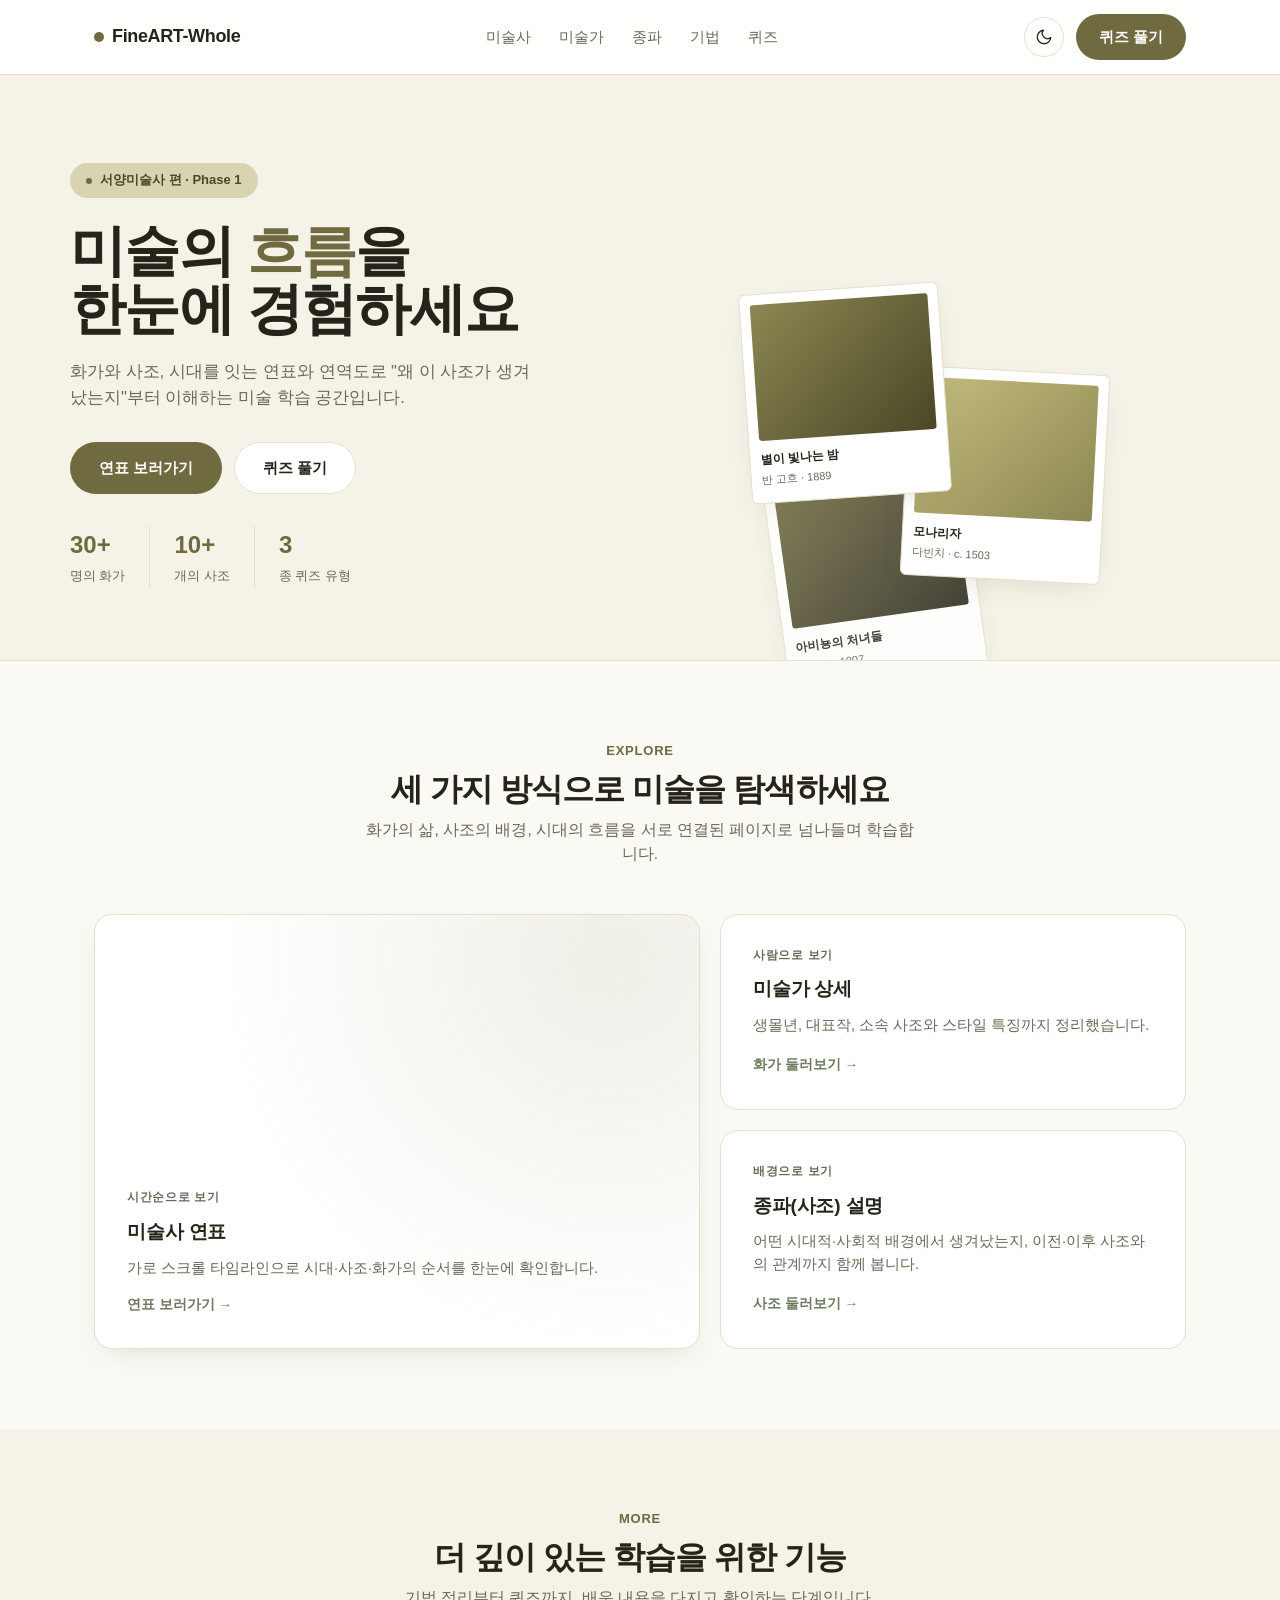
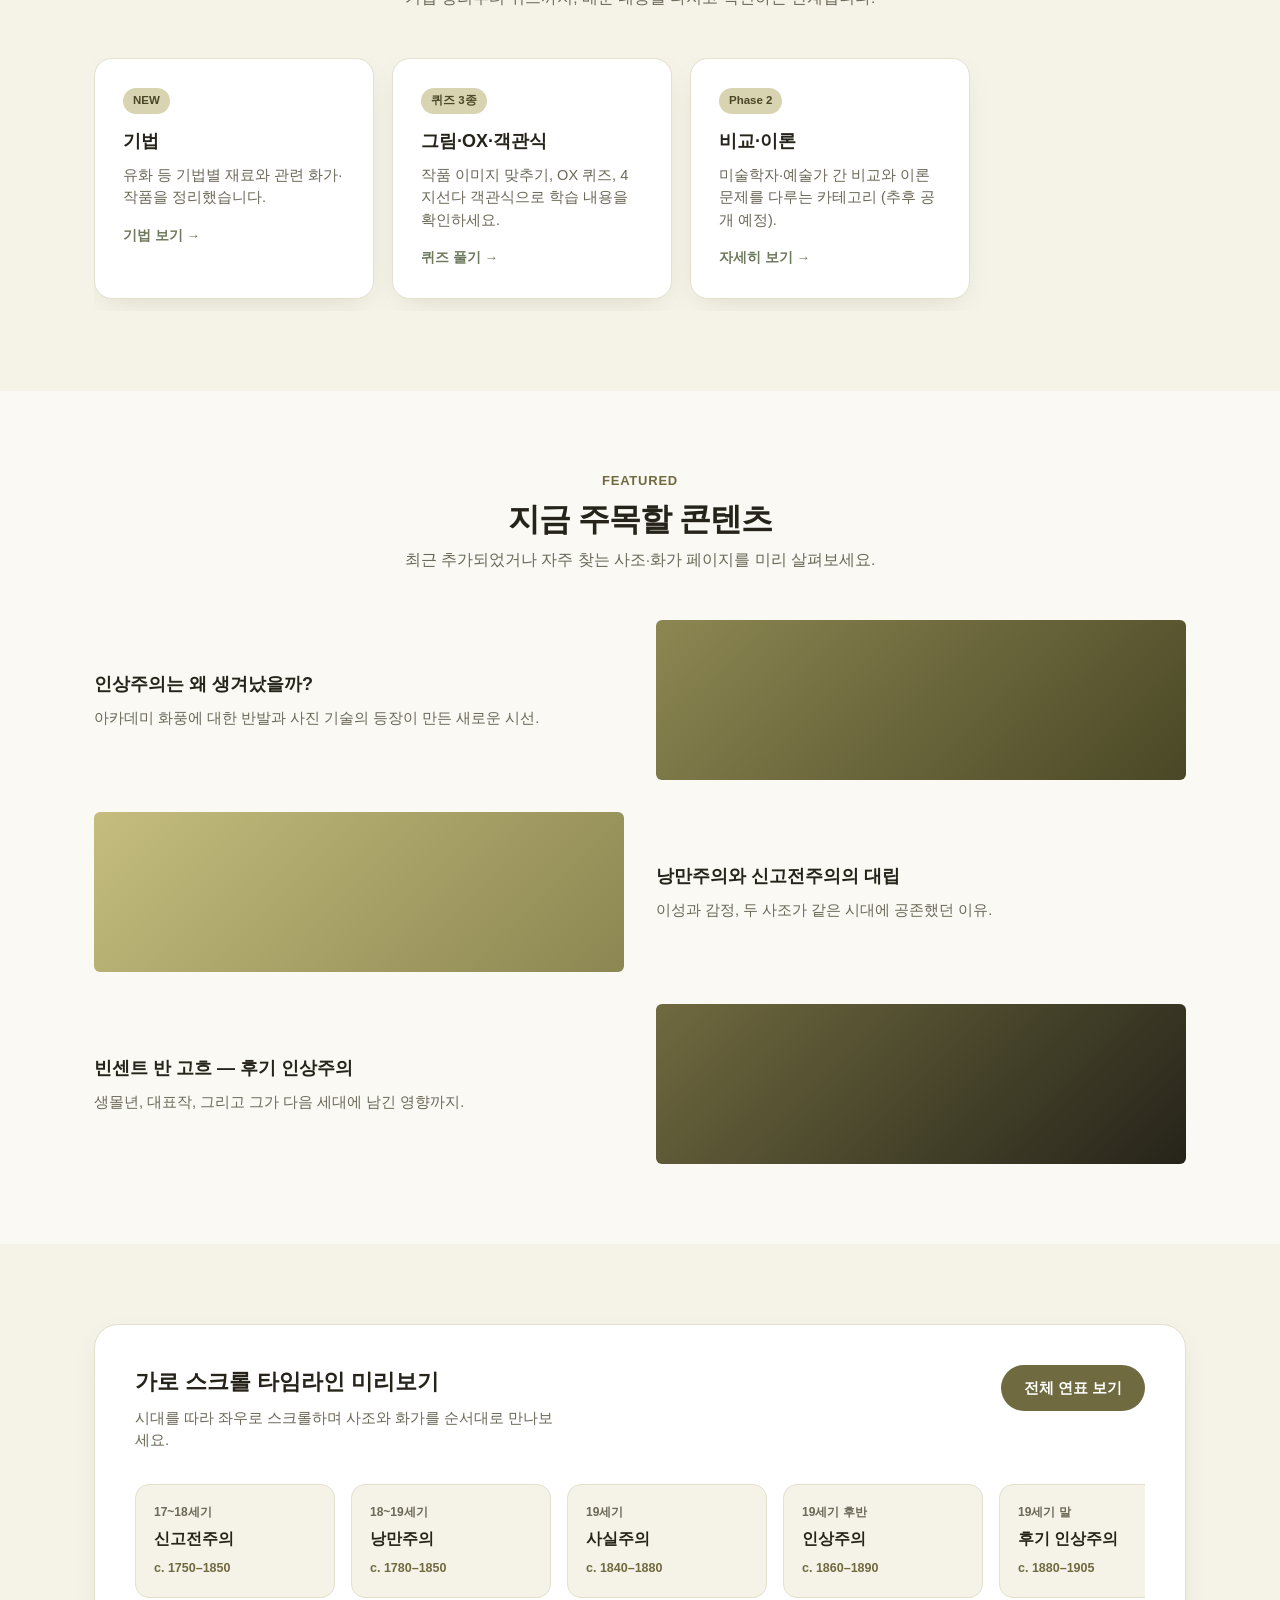
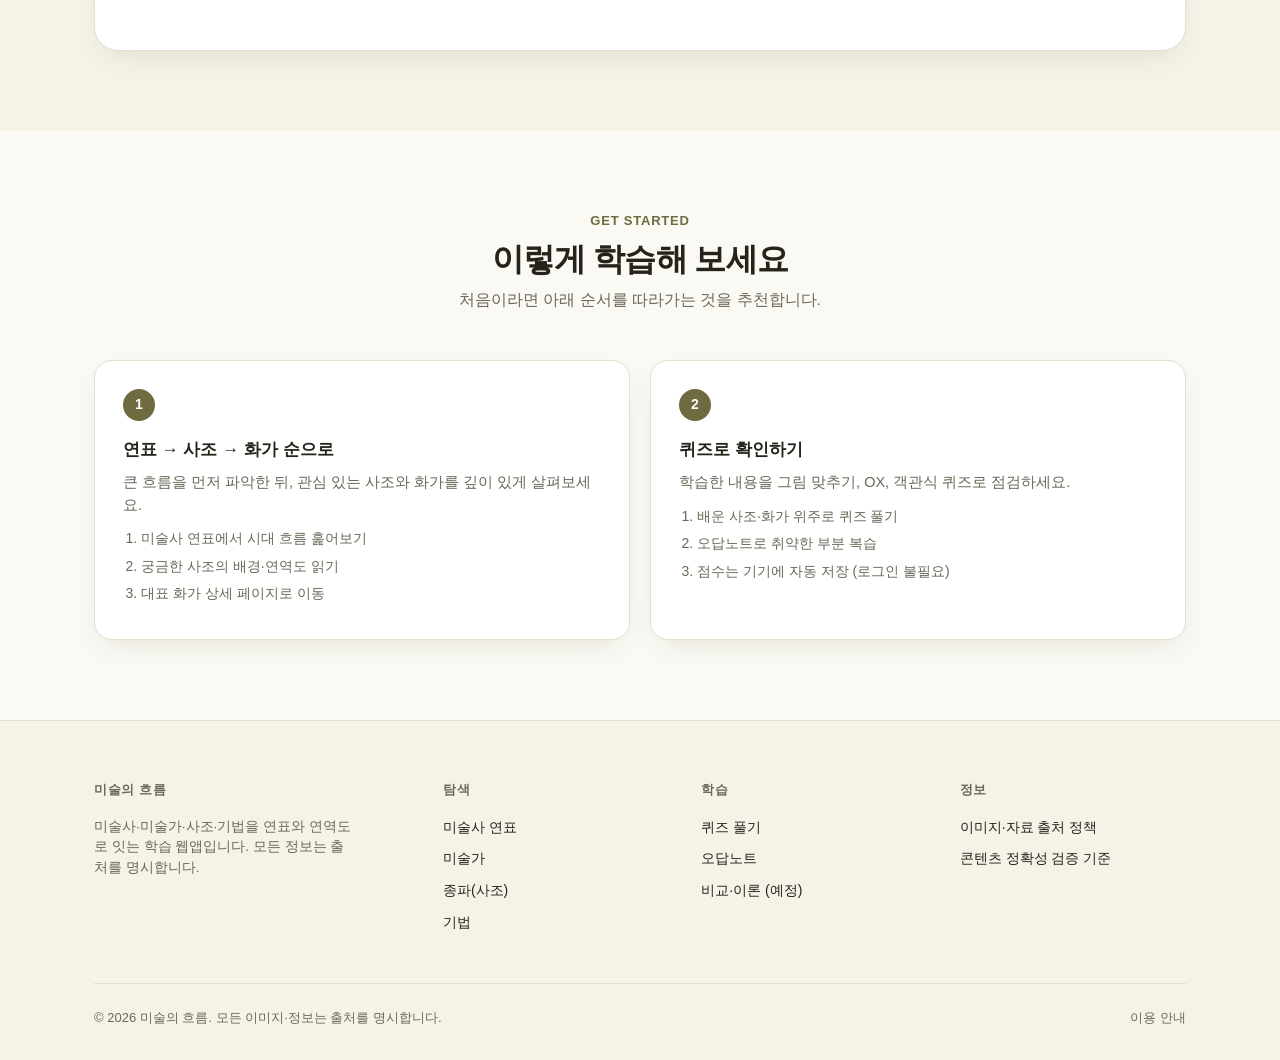
<file: index.html>
<!DOCTYPE html>
<html lang="ko">
<head>
<meta charset="UTF-8">
<meta name="viewport" content="width=device-width, initial-scale=1.0">
<title>미술의 흐름 — 미술학과 앱</title>
<link rel="stylesheet" href="assets/styles.css">
</head>
<body>

<header class="nav">
  <div class="nav-inner">
    <a class="logo" href="#top"><span class="dot"></span>FineART-Whole</a>
    <nav class="nav-links">
      <a href="timeline.html">미술사</a>
      <a href="artists.html">미술가</a>
      <a href="movements.html">종파</a>
      <a href="techniques.html">기법</a>
      <a href="quiz.html">퀴즈</a>
    </nav>
    <div class="nav-right">
      <button class="theme-toggle" id="themeToggle" type="button" aria-label="테마 전환">
        <svg class="icon-sun" viewBox="0 0 24 24" fill="none" stroke="currentColor" stroke-width="1.75" stroke-linecap="round" stroke-linejoin="round"><circle cx="12" cy="12" r="4"/><path d="M12 2v2M12 20v2M4.93 4.93l1.41 1.41M17.66 17.66l1.41 1.41M2 12h2M20 12h2M4.93 19.07l1.41-1.41M17.66 6.34l1.41-1.41"/></svg>
        <svg class="icon-moon" viewBox="0 0 24 24" fill="none" stroke="currentColor" stroke-width="1.75" stroke-linecap="round" stroke-linejoin="round"><path d="M21 12.79A9 9 0 1 1 11.21 3 7 7 0 0 0 21 12.79z"/></svg>
      </button>
      <a class="btn btn-primary" href="quiz.html">퀴즈 풀기</a>
    </div>
  </div>
</header>

<main id="top">

  <!-- Hero -->
  <section class="hero">
    <div class="hero-split">
      <div class="hero-copy">
        <span class="badge-chip"><span class="pulse"></span>서양미술사 편 · Phase 1</span>
        <h1>미술의 <span class="accent">흐름</span>을<br>한눈에 경험하세요</h1>
        <p class="sub">화가와 사조, 시대를 잇는 연표와 연역도로 "왜 이 사조가 생겨났는지"부터 이해하는 미술 학습 공간입니다.</p>
        <div class="hero-cta">
          <a class="btn btn-primary" href="timeline.html">연표 보러가기</a>
          <a class="btn btn-secondary" href="quiz.html">퀴즈 풀기</a>
        </div>
        <div class="stats-row">
          <div class="stat"><span class="num">30+</span><span class="label">명의 화가</span></div>
          <div class="stat"><span class="num">10+</span><span class="label">개의 사조</span></div>
          <div class="stat"><span class="num">3</span><span class="label">종 퀴즈 유형</span></div>
        </div>
      </div>
      <div class="hero-visual" aria-hidden="true">
        <div class="hero-plate hero-plate-1">
          <div class="hero-plate-swatch" style="background:linear-gradient(135deg,#8C8752,#4A4726);"></div>
          <div class="hero-plate-cap">별이 빛나는 밤<span>반 고흐 · 1889</span></div>
        </div>
        <div class="hero-plate hero-plate-2">
          <div class="hero-plate-swatch" style="background:linear-gradient(135deg,#C4BD7E,#8C8752);"></div>
          <div class="hero-plate-cap">모나리자<span>다빈치 · c. 1503</span></div>
        </div>
        <div class="hero-plate hero-plate-3">
          <div class="hero-plate-swatch" style="background:linear-gradient(135deg,#6F6A3F,#26241A);"></div>
          <div class="hero-plate-cap">아비뇽의 처녀들<span>피카소 · 1907</span></div>
        </div>
      </div>
    </div>
  </section>

  <!-- Feature bento (asymmetric) -->
  <section>
    <div class="wrap">
      <div class="section-head">
        <div class="eyebrow">Explore</div>
        <h2>세 가지 방식으로 미술을 탐색하세요</h2>
        <p>화가의 삶, 사조의 배경, 시대의 흐름을 서로 연결된 페이지로 넘나들며 학습합니다.</p>
      </div>
      <div class="feature-split">
        <a class="feature-card feature-card-lg" href="timeline.html">
          <div class="feature-eyebrow">시간순으로 보기</div>
          <h3>미술사 연표</h3>
          <p>가로 스크롤 타임라인으로 시대·사조·화가의 순서를 한눈에 확인합니다.</p>
          <span class="card-link">연표 보러가기 →</span>
        </a>
        <div class="feature-stack">
          <a class="feature-card" href="artists.html">
            <div class="feature-eyebrow">사람으로 보기</div>
            <h3>미술가 상세</h3>
            <p>생몰년, 대표작, 소속 사조와 스타일 특징까지 정리했습니다.</p>
            <span class="card-link">화가 둘러보기 →</span>
          </a>
          <a class="feature-card" href="movements.html">
            <div class="feature-eyebrow">배경으로 보기</div>
            <h3>종파(사조) 설명</h3>
            <p>어떤 시대적·사회적 배경에서 생겨났는지, 이전·이후 사조와의 관계까지 함께 봅니다.</p>
            <span class="card-link">사조 둘러보기 →</span>
          </a>
        </div>
      </div>
    </div>
  </section>

  <!-- Alt features (horizontal scroll strip) -->
  <section class="section-alt">
    <div class="wrap">
      <div class="section-head">
        <div class="eyebrow">More</div>
        <h2>더 깊이 있는 학습을 위한 기능</h2>
        <p>기법 정리부터 퀴즈까지, 배운 내용을 다지고 확인하는 단계입니다.</p>
      </div>
      <div class="scroll-strip">
        <div class="card">
          <span class="tag">NEW</span>
          <h3>기법</h3>
          <p>유화 등 기법별 재료와 관련 화가·작품을 정리했습니다.</p>
          <a class="card-link" href="techniques.html">기법 보기 →</a>
        </div>
        <div class="card">
          <span class="tag">퀴즈 3종</span>
          <h3>그림·OX·객관식</h3>
          <p>작품 이미지 맞추기, OX 퀴즈, 4지선다 객관식으로 학습 내용을 확인하세요.</p>
          <a class="card-link" href="quiz.html">퀴즈 풀기 →</a>
        </div>
        <div class="card">
          <span class="tag">Phase 2</span>
          <h3>비교·이론</h3>
          <p>미술학자·예술가 간 비교와 이론 문제를 다루는 카테고리 (추후 공개 예정).</p>
          <a class="card-link" href="#">자세히 보기 →</a>
        </div>
      </div>
    </div>
  </section>

  <!-- Recommended content preview (zig-zag) -->
  <section>
    <div class="wrap">
      <div class="section-head">
        <div class="eyebrow">Featured</div>
        <h2>지금 주목할 콘텐츠</h2>
        <p>최근 추가되었거나 자주 찾는 사조·화가 페이지를 미리 살펴보세요.</p>
      </div>
      <div class="zigzag-row">
        <div class="zigzag-visual" style="background:linear-gradient(135deg,#8C8752,#4A4726);"></div>
        <div class="zigzag-body">
          <h3>인상주의는 왜 생겨났을까?</h3>
          <p>아카데미 화풍에 대한 반발과 사진 기술의 등장이 만든 새로운 시선.</p>
        </div>
      </div>
      <div class="zigzag-row">
        <div class="zigzag-visual" style="background:linear-gradient(135deg,#C4BD7E,#8C8752);"></div>
        <div class="zigzag-body">
          <h3>낭만주의와 신고전주의의 대립</h3>
          <p>이성과 감정, 두 사조가 같은 시대에 공존했던 이유.</p>
        </div>
      </div>
      <div class="zigzag-row">
        <div class="zigzag-visual" style="background:linear-gradient(135deg,#6F6A3F,#26241A);"></div>
        <div class="zigzag-body">
          <h3>빈센트 반 고흐 — 후기 인상주의</h3>
          <p>생몰년, 대표작, 그리고 그가 다음 세대에 남긴 영향까지.</p>
        </div>
      </div>
    </div>
  </section>

  <!-- Timeline promo -->
  <section class="section-alt">
    <div class="wrap">
      <div class="promo-box">
        <div class="promo-top">
          <div>
            <h3>가로 스크롤 타임라인 미리보기</h3>
            <p>시대를 따라 좌우로 스크롤하며 사조와 화가를 순서대로 만나보세요.</p>
          </div>
          <a class="btn btn-primary" href="timeline.html">전체 연표 보기</a>
        </div>
        <div class="timeline-scroll">
          <div class="timeline-item">
            <div class="era">17~18세기</div>
            <div class="movement">신고전주의</div>
            <div class="years">c. 1750–1850</div>
          </div>
          <div class="timeline-item">
            <div class="era">18~19세기</div>
            <div class="movement">낭만주의</div>
            <div class="years">c. 1780–1850</div>
          </div>
          <div class="timeline-item">
            <div class="era">19세기</div>
            <div class="movement">사실주의</div>
            <div class="years">c. 1840–1880</div>
          </div>
          <div class="timeline-item">
            <div class="era">19세기 후반</div>
            <div class="movement">인상주의</div>
            <div class="years">c. 1860–1890</div>
          </div>
          <div class="timeline-item">
            <div class="era">19세기 말</div>
            <div class="movement">후기 인상주의</div>
            <div class="years">c. 1880–1905</div>
          </div>
          <div class="timeline-item">
            <div class="era">20세기 초</div>
            <div class="movement">야수주의 · 입체주의</div>
            <div class="years">c. 1900–1920</div>
          </div>
        </div>
      </div>
    </div>
  </section>

  <!-- Learning guide (replaces pricing) -->
  <section>
    <div class="wrap">
      <div class="section-head">
        <div class="eyebrow">Get Started</div>
        <h2>이렇게 학습해 보세요</h2>
        <p>처음이라면 아래 순서를 따라가는 것을 추천합니다.</p>
      </div>
      <div class="grid-2">
        <div class="guide-card">
          <div class="step-num">1</div>
          <h3>연표 → 사조 → 화가 순으로</h3>
          <p style="color:var(--muted); font-size:14.5px; margin:0;">큰 흐름을 먼저 파악한 뒤, 관심 있는 사조와 화가를 깊이 있게 살펴보세요.</p>
          <ol>
            <li>미술사 연표에서 시대 흐름 훑어보기</li>
            <li>궁금한 사조의 배경·연역도 읽기</li>
            <li>대표 화가 상세 페이지로 이동</li>
          </ol>
        </div>
        <div class="guide-card">
          <div class="step-num">2</div>
          <h3>퀴즈로 확인하기</h3>
          <p style="color:var(--muted); font-size:14.5px; margin:0;">학습한 내용을 그림 맞추기, OX, 객관식 퀴즈로 점검하세요.</p>
          <ol>
            <li>배운 사조·화가 위주로 퀴즈 풀기</li>
            <li>오답노트로 취약한 부분 복습</li>
            <li>점수는 기기에 자동 저장 (로그인 불필요)</li>
          </ol>
        </div>
      </div>
    </div>
  </section>

</main>

<footer>
  <div class="wrap">
    <div class="footer-grid">
      <div class="footer-col">
        <h4>미술의 흐름</h4>
        <p>미술사·미술가·사조·기법을 연표와 연역도로 잇는 학습 웹앱입니다. 모든 정보는 출처를 명시합니다.</p>
      </div>
      <div class="footer-col">
        <h4>탐색</h4>
        <a href="timeline.html">미술사 연표</a>
        <a href="artists.html">미술가</a>
        <a href="movements.html">종파(사조)</a>
        <a href="techniques.html">기법</a>
      </div>
      <div class="footer-col">
        <h4>학습</h4>
        <a href="quiz.html">퀴즈 풀기</a>
        <a href="#">오답노트</a>
        <a href="#">비교·이론 (예정)</a>
      </div>
      <div class="footer-col">
        <h4>정보</h4>
        <a href="#">이미지·자료 출처 정책</a>
        <a href="#">콘텐츠 정확성 검증 기준</a>
      </div>
    </div>
    <div class="footer-bottom">
      <span>© 2026 미술의 흐름. 모든 이미지·정보는 출처를 명시합니다.</span>
      <span><a href="#">이용 안내</a></span>
    </div>
  </div>
</footer>

<script src="assets/theme.js" defer></script>
<script src="assets/sparkle.js" defer></script>

</body>
</html>
</file>
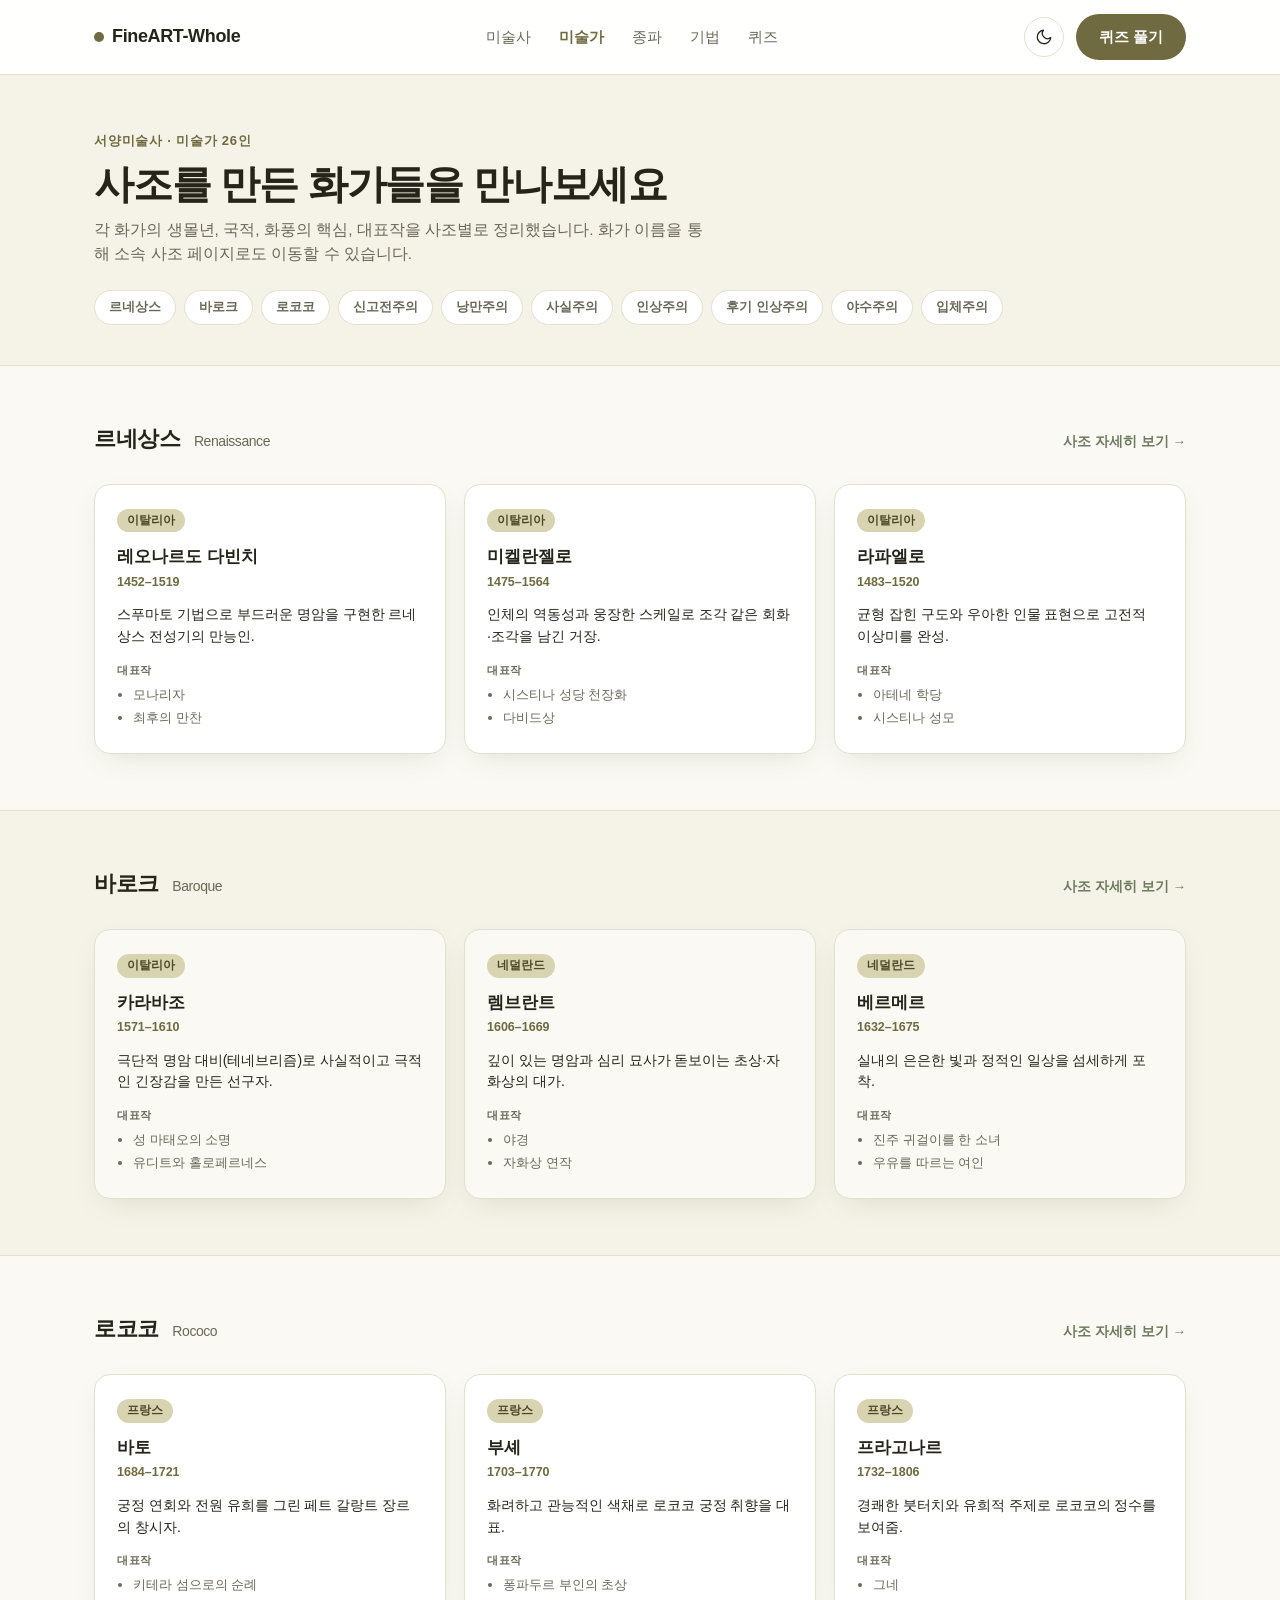
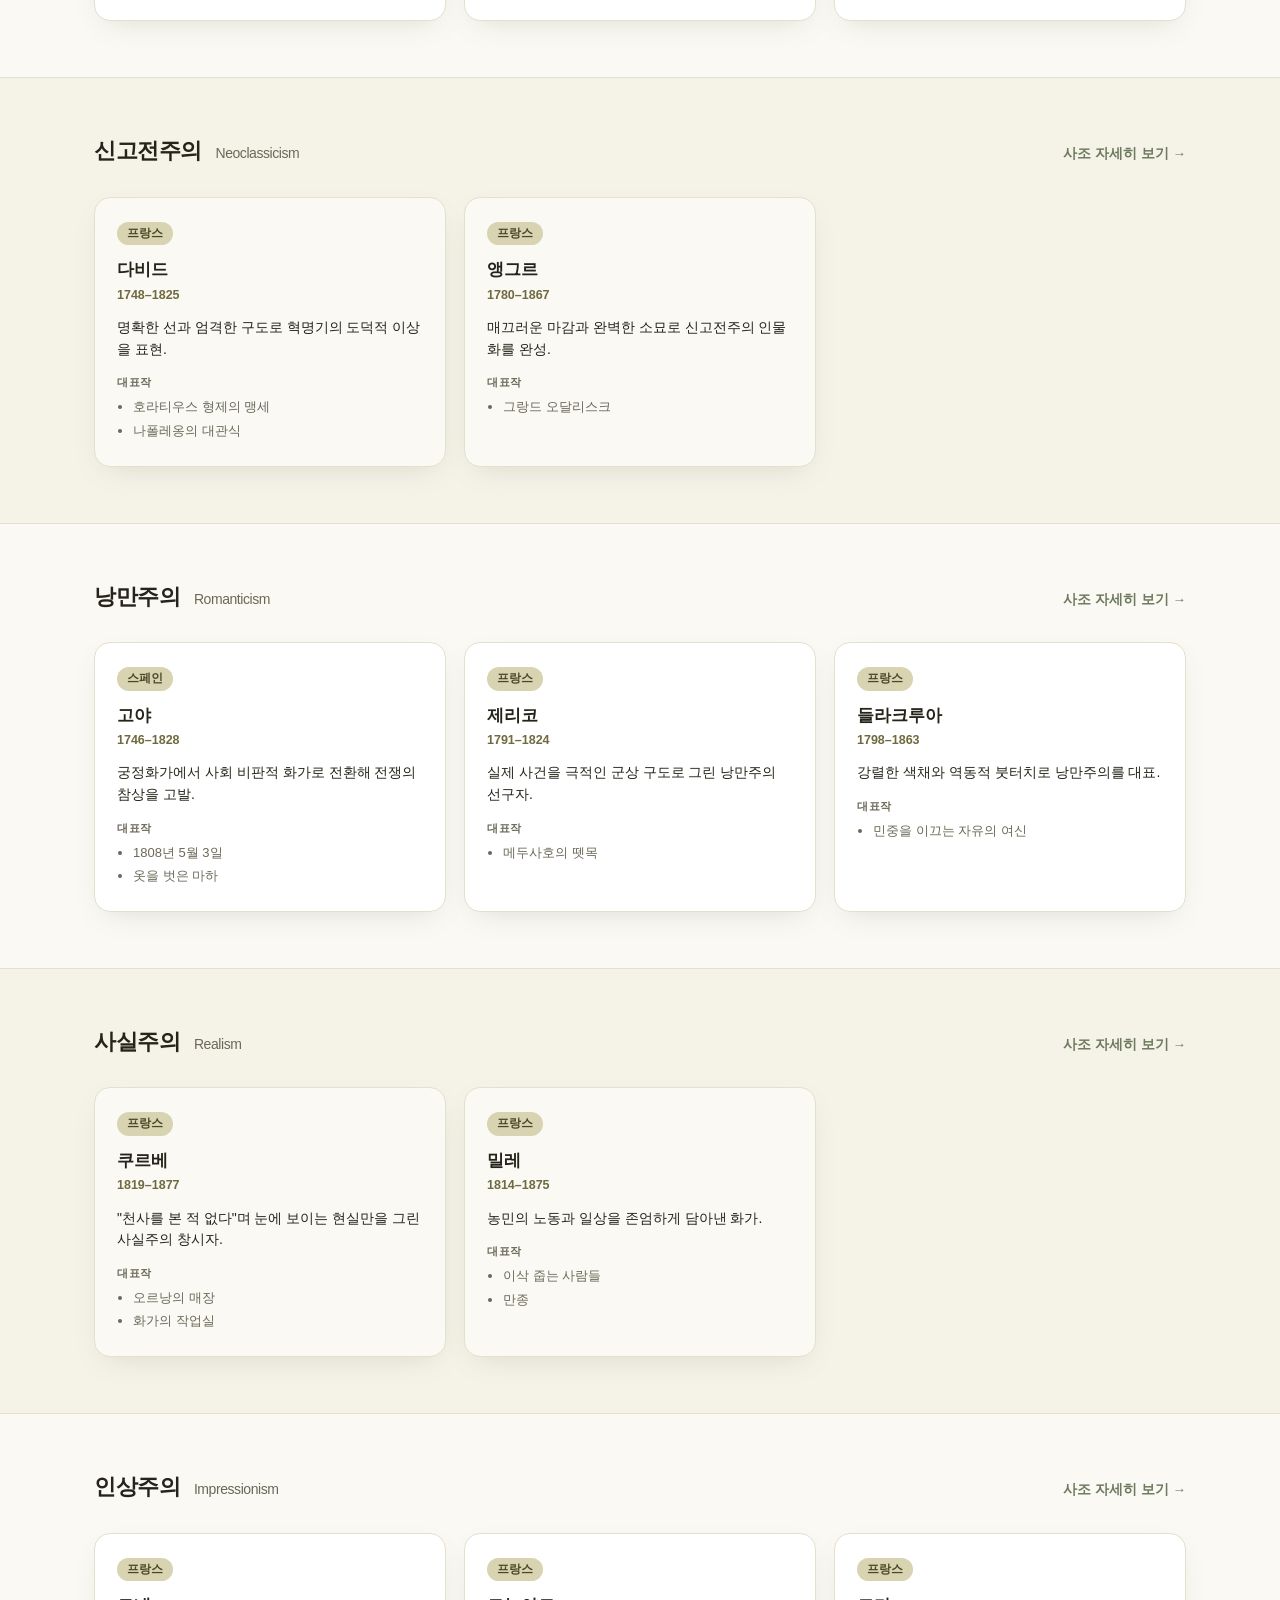
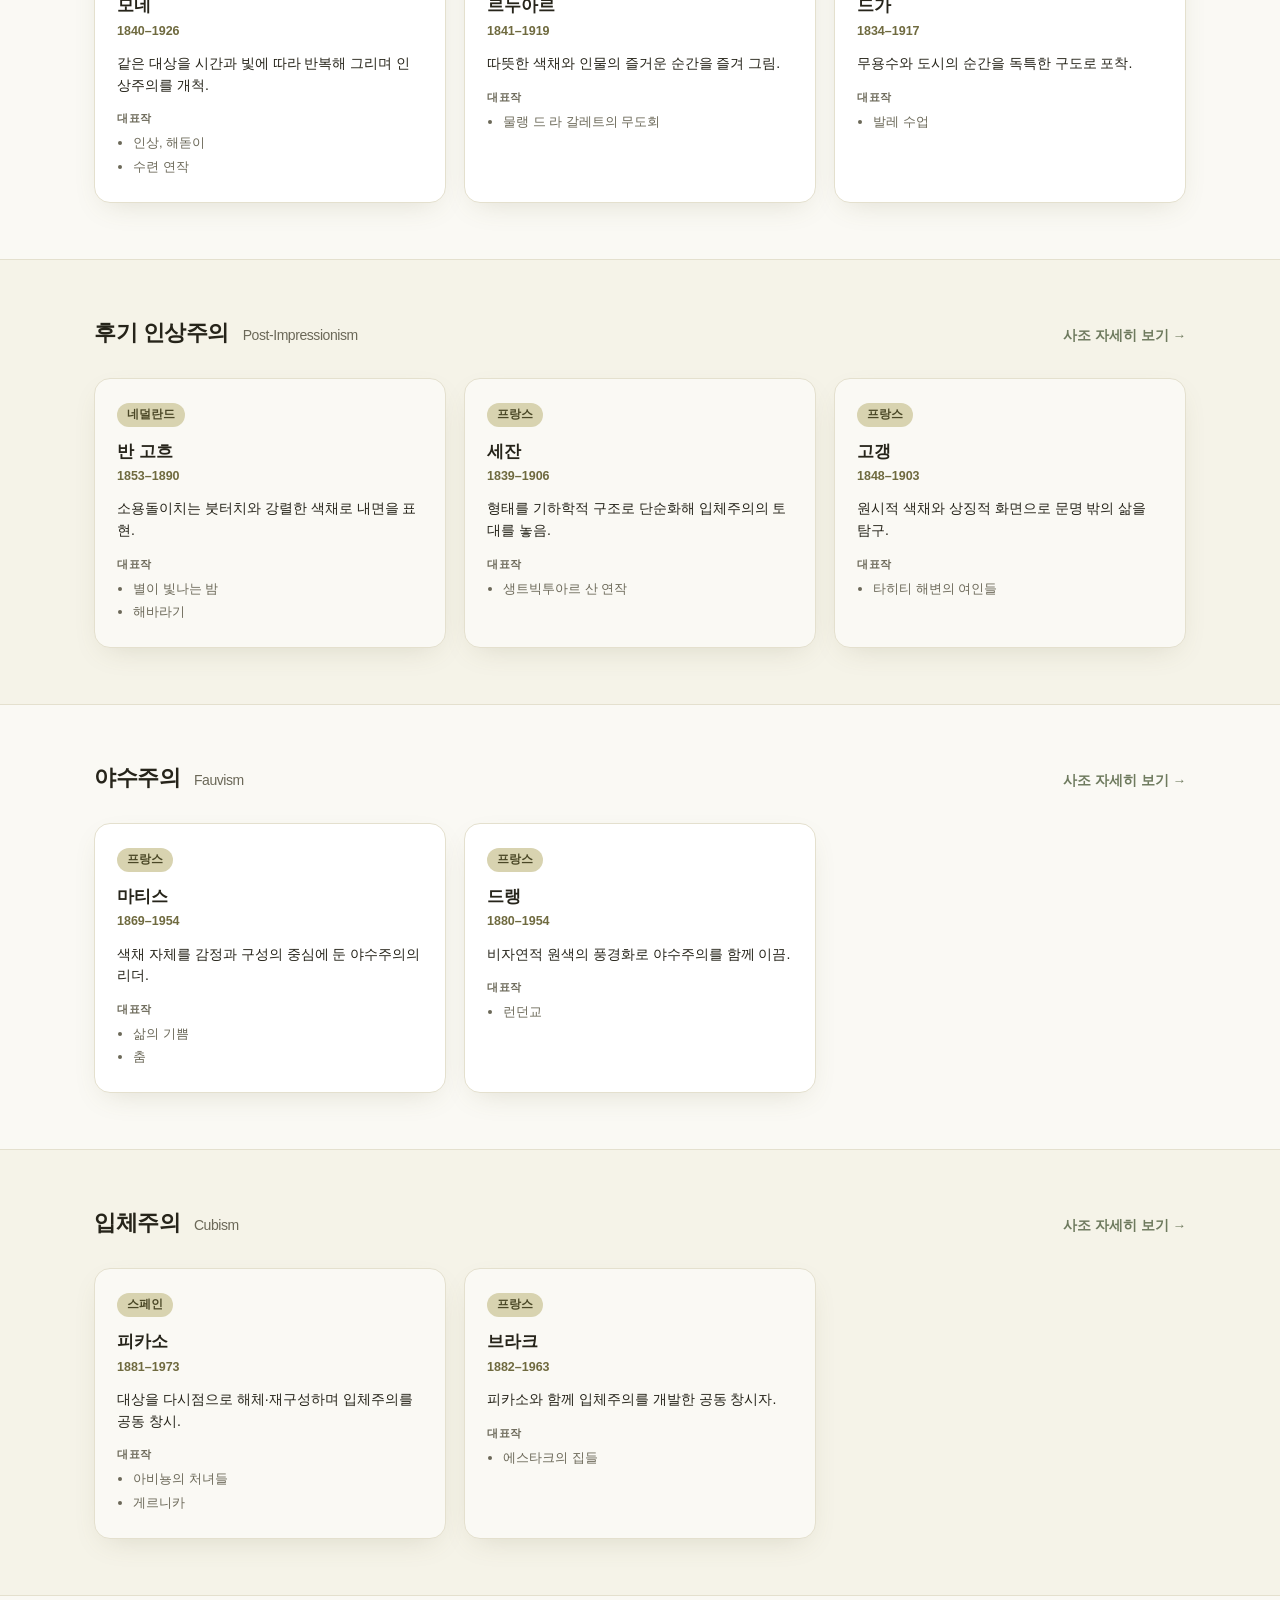
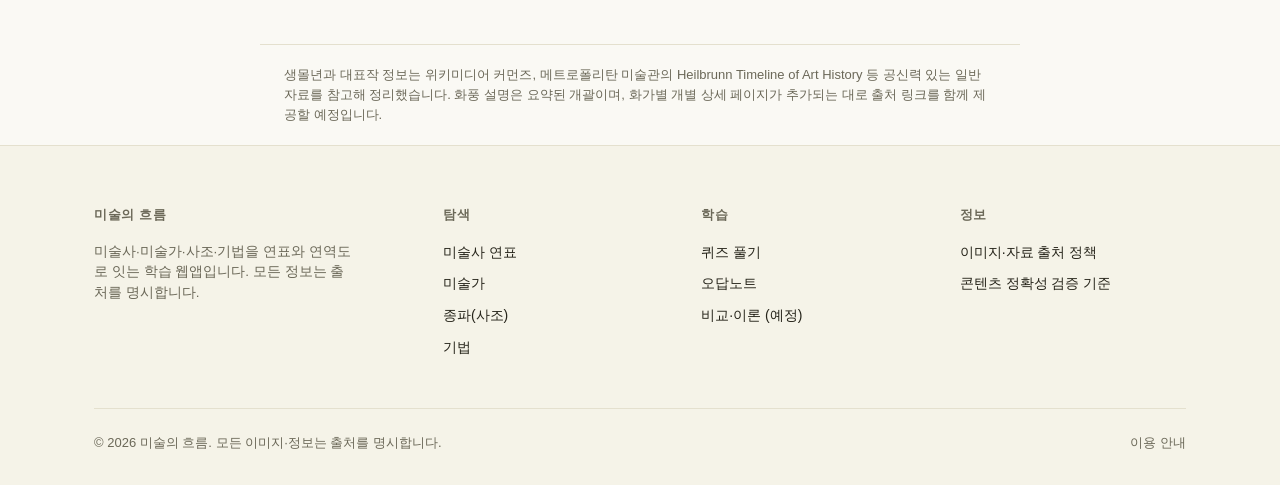
<file: artists.html>
<!DOCTYPE html>
<html lang="ko">
<head>
<meta charset="UTF-8">
<meta name="viewport" content="width=device-width, initial-scale=1.0">
<title>미술가 — 미술의 흐름</title>
<link rel="stylesheet" href="assets/styles.css">
<style>
  .jump-row {
    display: flex;
    flex-wrap: wrap;
    gap: 8px;
    margin-top: 24px;
  }
  .jump-pill {
    font-size: 13px;
    font-weight: 600;
    color: var(--muted);
    padding: 6px 14px;
    border-radius: 999px;
    border: 1px solid var(--border);
    background: var(--surface);
  }
  .jump-pill:hover { color: var(--brand-strong); border-color: var(--brand); }

  .artist-section { padding: 56px 24px; border-bottom: 1px solid var(--border); scroll-margin-top: 76px; }
  .artist-section.alt { background: var(--surface-alt); }

  .artist-section-head {
    display: flex;
    align-items: baseline;
    justify-content: space-between;
    flex-wrap: wrap;
    gap: 10px;
    margin-bottom: 28px;
  }
  .artist-section-head h2 { font-size: 22px; font-weight: 800; margin: 0; letter-spacing: -0.02em; }
  .artist-section-head h2 .orig { font-size: 14px; font-weight: 500; color: var(--muted); margin-left: 8px; }
  .artist-section-head .movement-link { font-size: 13.5px; font-weight: 600; color: var(--link-accent); white-space: nowrap; }
  .artist-section-head .movement-link:hover { text-decoration: underline; }

  .artist-grid {
    display: grid;
    grid-template-columns: repeat(3, 1fr);
    gap: 18px;
  }
  @media (max-width: 1023px) { .artist-grid { grid-template-columns: repeat(2, 1fr); } }
  @media (max-width: 640px) { .artist-grid { grid-template-columns: 1fr; } }

  .artist-card {
    background: var(--surface);
    border: 1px solid var(--border);
    border-radius: 16px;
    padding: 22px;
    box-shadow: var(--shadow);
    transition: transform .15s ease, border-color .15s ease;
  }
  .artist-section.alt .artist-card { background: var(--bg); }
  .artist-card:hover { transform: translateY(-3px); border-color: var(--brand); }

  .artist-card .nationality {
    display: inline-block;
    font-size: 11.5px;
    font-weight: 700;
    color: var(--badge-text);
    background: var(--badge-bg);
    padding: 3px 10px;
    border-radius: 999px;
    margin-bottom: 12px;
  }
  .artist-card h3 { font-size: 17px; margin: 0 0 2px; font-weight: 700; }
  .artist-card .years { font-size: 12.5px; color: var(--brand-strong); font-weight: 600; margin-bottom: 12px; }
  .artist-card .style-desc { font-size: 14px; color: var(--ink); margin: 0 0 14px; }
  .artist-card .works-label { font-size: 11px; font-weight: 700; text-transform: uppercase; letter-spacing: .05em; color: var(--muted); margin-bottom: 6px; }
  .artist-card .works-list { margin: 0; padding-left: 16px; font-size: 13px; color: var(--muted); }
  .artist-card .works-list li { margin-bottom: 3px; }

  .source-note {
    max-width: 760px;
    margin: 48px auto 0;
    padding: 20px 24px;
    font-size: 13px;
    color: var(--muted);
    border-top: 1px solid var(--border);
  }
</style>
</head>
<body>

<header class="nav">
  <div class="nav-inner">
    <a class="logo" href="index.html"><span class="dot"></span>FineART-Whole</a>
    <nav class="nav-links">
      <a href="timeline.html">미술사</a>
      <a href="artists.html" aria-current="page">미술가</a>
      <a href="movements.html">종파</a>
      <a href="techniques.html">기법</a>
      <a href="quiz.html">퀴즈</a>
    </nav>
    <div class="nav-right">
      <button class="theme-toggle" id="themeToggle" type="button" aria-label="테마 전환">
        <svg class="icon-sun" viewBox="0 0 24 24" fill="none" stroke="currentColor" stroke-width="1.75" stroke-linecap="round" stroke-linejoin="round"><circle cx="12" cy="12" r="4"/><path d="M12 2v2M12 20v2M4.93 4.93l1.41 1.41M17.66 17.66l1.41 1.41M2 12h2M20 12h2M4.93 19.07l1.41-1.41M17.66 6.34l1.41-1.41"/></svg>
        <svg class="icon-moon" viewBox="0 0 24 24" fill="none" stroke="currentColor" stroke-width="1.75" stroke-linecap="round" stroke-linejoin="round"><path d="M21 12.79A9 9 0 1 1 11.21 3 7 7 0 0 0 21 12.79z"/></svg>
      </button>

      <a class="btn btn-primary" href="quiz.html">퀴즈 풀기</a>
    </div>
  </div>
</header>

<main>

  <div class="page-header">
    <div class="wrap">
      <div class="eyebrow">서양미술사 · 미술가 26인</div>
      <h1>사조를 만든 화가들을 만나보세요</h1>
      <p>각 화가의 생몰년, 국적, 화풍의 핵심, 대표작을 사조별로 정리했습니다. 화가 이름을 통해 소속 사조 페이지로도 이동할 수 있습니다.</p>

      <div class="jump-row">
        <a class="jump-pill" href="#renaissance">르네상스</a>
        <a class="jump-pill" href="#baroque">바로크</a>
        <a class="jump-pill" href="#rococo">로코코</a>
        <a class="jump-pill" href="#neoclassicism">신고전주의</a>
        <a class="jump-pill" href="#romanticism">낭만주의</a>
        <a class="jump-pill" href="#realism">사실주의</a>
        <a class="jump-pill" href="#impressionism">인상주의</a>
        <a class="jump-pill" href="#post-impressionism">후기 인상주의</a>
        <a class="jump-pill" href="#fauvism">야수주의</a>
        <a class="jump-pill" href="#cubism">입체주의</a>
      </div>
    </div>
  </div>

  <!-- 르네상스 -->
  <section class="artist-section" id="renaissance">
    <div class="wrap">
      <div class="artist-section-head">
        <h2>르네상스 <span class="orig">Renaissance</span></h2>
        <a class="movement-link" href="movements.html#renaissance">사조 자세히 보기 →</a>
      </div>
      <div class="artist-grid">
        <div class="artist-card">
          <span class="nationality">이탈리아</span>
          <h3>레오나르도 다빈치</h3>
          <div class="years">1452–1519</div>
          <p class="style-desc">스푸마토 기법으로 부드러운 명암을 구현한 르네상스 전성기의 만능인.</p>
          <div class="works-label">대표작</div>
          <ul class="works-list"><li>모나리자</li><li>최후의 만찬</li></ul>
        </div>
        <div class="artist-card">
          <span class="nationality">이탈리아</span>
          <h3>미켈란젤로</h3>
          <div class="years">1475–1564</div>
          <p class="style-desc">인체의 역동성과 웅장한 스케일로 조각 같은 회화·조각을 남긴 거장.</p>
          <div class="works-label">대표작</div>
          <ul class="works-list"><li>시스티나 성당 천장화</li><li>다비드상</li></ul>
        </div>
        <div class="artist-card">
          <span class="nationality">이탈리아</span>
          <h3>라파엘로</h3>
          <div class="years">1483–1520</div>
          <p class="style-desc">균형 잡힌 구도와 우아한 인물 표현으로 고전적 이상미를 완성.</p>
          <div class="works-label">대표작</div>
          <ul class="works-list"><li>아테네 학당</li><li>시스티나 성모</li></ul>
        </div>
      </div>
    </div>
  </section>

  <!-- 바로크 -->
  <section class="artist-section alt" id="baroque">
    <div class="wrap">
      <div class="artist-section-head">
        <h2>바로크 <span class="orig">Baroque</span></h2>
        <a class="movement-link" href="movements.html#baroque">사조 자세히 보기 →</a>
      </div>
      <div class="artist-grid">
        <div class="artist-card">
          <span class="nationality">이탈리아</span>
          <h3>카라바조</h3>
          <div class="years">1571–1610</div>
          <p class="style-desc">극단적 명암 대비(테네브리즘)로 사실적이고 극적인 긴장감을 만든 선구자.</p>
          <div class="works-label">대표작</div>
          <ul class="works-list"><li>성 마태오의 소명</li><li>유디트와 홀로페르네스</li></ul>
        </div>
        <div class="artist-card">
          <span class="nationality">네덜란드</span>
          <h3>렘브란트</h3>
          <div class="years">1606–1669</div>
          <p class="style-desc">깊이 있는 명암과 심리 묘사가 돋보이는 초상·자화상의 대가.</p>
          <div class="works-label">대표작</div>
          <ul class="works-list"><li>야경</li><li>자화상 연작</li></ul>
        </div>
        <div class="artist-card">
          <span class="nationality">네덜란드</span>
          <h3>베르메르</h3>
          <div class="years">1632–1675</div>
          <p class="style-desc">실내의 은은한 빛과 정적인 일상을 섬세하게 포착.</p>
          <div class="works-label">대표작</div>
          <ul class="works-list"><li>진주 귀걸이를 한 소녀</li><li>우유를 따르는 여인</li></ul>
        </div>
      </div>
    </div>
  </section>

  <!-- 로코코 -->
  <section class="artist-section" id="rococo">
    <div class="wrap">
      <div class="artist-section-head">
        <h2>로코코 <span class="orig">Rococo</span></h2>
        <a class="movement-link" href="movements.html#rococo">사조 자세히 보기 →</a>
      </div>
      <div class="artist-grid">
        <div class="artist-card">
          <span class="nationality">프랑스</span>
          <h3>바토</h3>
          <div class="years">1684–1721</div>
          <p class="style-desc">궁정 연회와 전원 유희를 그린 페트 갈랑트 장르의 창시자.</p>
          <div class="works-label">대표작</div>
          <ul class="works-list"><li>키테라 섬으로의 순례</li></ul>
        </div>
        <div class="artist-card">
          <span class="nationality">프랑스</span>
          <h3>부셰</h3>
          <div class="years">1703–1770</div>
          <p class="style-desc">화려하고 관능적인 색채로 로코코 궁정 취향을 대표.</p>
          <div class="works-label">대표작</div>
          <ul class="works-list"><li>퐁파두르 부인의 초상</li></ul>
        </div>
        <div class="artist-card">
          <span class="nationality">프랑스</span>
          <h3>프라고나르</h3>
          <div class="years">1732–1806</div>
          <p class="style-desc">경쾌한 붓터치와 유희적 주제로 로코코의 정수를 보여줌.</p>
          <div class="works-label">대표작</div>
          <ul class="works-list"><li>그네</li></ul>
        </div>
      </div>
    </div>
  </section>

  <!-- 신고전주의 -->
  <section class="artist-section alt" id="neoclassicism">
    <div class="wrap">
      <div class="artist-section-head">
        <h2>신고전주의 <span class="orig">Neoclassicism</span></h2>
        <a class="movement-link" href="movements.html#neoclassicism">사조 자세히 보기 →</a>
      </div>
      <div class="artist-grid">
        <div class="artist-card">
          <span class="nationality">프랑스</span>
          <h3>다비드</h3>
          <div class="years">1748–1825</div>
          <p class="style-desc">명확한 선과 엄격한 구도로 혁명기의 도덕적 이상을 표현.</p>
          <div class="works-label">대표작</div>
          <ul class="works-list"><li>호라티우스 형제의 맹세</li><li>나폴레옹의 대관식</li></ul>
        </div>
        <div class="artist-card">
          <span class="nationality">프랑스</span>
          <h3>앵그르</h3>
          <div class="years">1780–1867</div>
          <p class="style-desc">매끄러운 마감과 완벽한 소묘로 신고전주의 인물화를 완성.</p>
          <div class="works-label">대표작</div>
          <ul class="works-list"><li>그랑드 오달리스크</li></ul>
        </div>
      </div>
    </div>
  </section>

  <!-- 낭만주의 -->
  <section class="artist-section" id="romanticism">
    <div class="wrap">
      <div class="artist-section-head">
        <h2>낭만주의 <span class="orig">Romanticism</span></h2>
        <a class="movement-link" href="movements.html#romanticism">사조 자세히 보기 →</a>
      </div>
      <div class="artist-grid">
        <div class="artist-card">
          <span class="nationality">스페인</span>
          <h3>고야</h3>
          <div class="years">1746–1828</div>
          <p class="style-desc">궁정화가에서 사회 비판적 화가로 전환해 전쟁의 참상을 고발.</p>
          <div class="works-label">대표작</div>
          <ul class="works-list"><li>1808년 5월 3일</li><li>옷을 벗은 마하</li></ul>
        </div>
        <div class="artist-card">
          <span class="nationality">프랑스</span>
          <h3>제리코</h3>
          <div class="years">1791–1824</div>
          <p class="style-desc">실제 사건을 극적인 군상 구도로 그린 낭만주의 선구자.</p>
          <div class="works-label">대표작</div>
          <ul class="works-list"><li>메두사호의 뗏목</li></ul>
        </div>
        <div class="artist-card">
          <span class="nationality">프랑스</span>
          <h3>들라크루아</h3>
          <div class="years">1798–1863</div>
          <p class="style-desc">강렬한 색채와 역동적 붓터치로 낭만주의를 대표.</p>
          <div class="works-label">대표작</div>
          <ul class="works-list"><li>민중을 이끄는 자유의 여신</li></ul>
        </div>
      </div>
    </div>
  </section>

  <!-- 사실주의 -->
  <section class="artist-section alt" id="realism">
    <div class="wrap">
      <div class="artist-section-head">
        <h2>사실주의 <span class="orig">Realism</span></h2>
        <a class="movement-link" href="movements.html#realism">사조 자세히 보기 →</a>
      </div>
      <div class="artist-grid">
        <div class="artist-card">
          <span class="nationality">프랑스</span>
          <h3>쿠르베</h3>
          <div class="years">1819–1877</div>
          <p class="style-desc">"천사를 본 적 없다"며 눈에 보이는 현실만을 그린 사실주의 창시자.</p>
          <div class="works-label">대표작</div>
          <ul class="works-list"><li>오르낭의 매장</li><li>화가의 작업실</li></ul>
        </div>
        <div class="artist-card">
          <span class="nationality">프랑스</span>
          <h3>밀레</h3>
          <div class="years">1814–1875</div>
          <p class="style-desc">농민의 노동과 일상을 존엄하게 담아낸 화가.</p>
          <div class="works-label">대표작</div>
          <ul class="works-list"><li>이삭 줍는 사람들</li><li>만종</li></ul>
        </div>
      </div>
    </div>
  </section>

  <!-- 인상주의 -->
  <section class="artist-section" id="impressionism">
    <div class="wrap">
      <div class="artist-section-head">
        <h2>인상주의 <span class="orig">Impressionism</span></h2>
        <a class="movement-link" href="movements.html#impressionism">사조 자세히 보기 →</a>
      </div>
      <div class="artist-grid">
        <div class="artist-card">
          <span class="nationality">프랑스</span>
          <h3>모네</h3>
          <div class="years">1840–1926</div>
          <p class="style-desc">같은 대상을 시간과 빛에 따라 반복해 그리며 인상주의를 개척.</p>
          <div class="works-label">대표작</div>
          <ul class="works-list"><li>인상, 해돋이</li><li>수련 연작</li></ul>
        </div>
        <div class="artist-card">
          <span class="nationality">프랑스</span>
          <h3>르누아르</h3>
          <div class="years">1841–1919</div>
          <p class="style-desc">따뜻한 색채와 인물의 즐거운 순간을 즐겨 그림.</p>
          <div class="works-label">대표작</div>
          <ul class="works-list"><li>물랭 드 라 갈레트의 무도회</li></ul>
        </div>
        <div class="artist-card">
          <span class="nationality">프랑스</span>
          <h3>드가</h3>
          <div class="years">1834–1917</div>
          <p class="style-desc">무용수와 도시의 순간을 독특한 구도로 포착.</p>
          <div class="works-label">대표작</div>
          <ul class="works-list"><li>발레 수업</li></ul>
        </div>
      </div>
    </div>
  </section>

  <!-- 후기 인상주의 -->
  <section class="artist-section alt" id="post-impressionism">
    <div class="wrap">
      <div class="artist-section-head">
        <h2>후기 인상주의 <span class="orig">Post-Impressionism</span></h2>
        <a class="movement-link" href="movements.html#post-impressionism">사조 자세히 보기 →</a>
      </div>
      <div class="artist-grid">
        <div class="artist-card">
          <span class="nationality">네덜란드</span>
          <h3>반 고흐</h3>
          <div class="years">1853–1890</div>
          <p class="style-desc">소용돌이치는 붓터치와 강렬한 색채로 내면을 표현.</p>
          <div class="works-label">대표작</div>
          <ul class="works-list"><li>별이 빛나는 밤</li><li>해바라기</li></ul>
        </div>
        <div class="artist-card">
          <span class="nationality">프랑스</span>
          <h3>세잔</h3>
          <div class="years">1839–1906</div>
          <p class="style-desc">형태를 기하학적 구조로 단순화해 입체주의의 토대를 놓음.</p>
          <div class="works-label">대표작</div>
          <ul class="works-list"><li>생트빅투아르 산 연작</li></ul>
        </div>
        <div class="artist-card">
          <span class="nationality">프랑스</span>
          <h3>고갱</h3>
          <div class="years">1848–1903</div>
          <p class="style-desc">원시적 색채와 상징적 화면으로 문명 밖의 삶을 탐구.</p>
          <div class="works-label">대표작</div>
          <ul class="works-list"><li>타히티 해변의 여인들</li></ul>
        </div>
      </div>
    </div>
  </section>

  <!-- 야수주의 -->
  <section class="artist-section" id="fauvism">
    <div class="wrap">
      <div class="artist-section-head">
        <h2>야수주의 <span class="orig">Fauvism</span></h2>
        <a class="movement-link" href="movements.html#fauvism">사조 자세히 보기 →</a>
      </div>
      <div class="artist-grid">
        <div class="artist-card">
          <span class="nationality">프랑스</span>
          <h3>마티스</h3>
          <div class="years">1869–1954</div>
          <p class="style-desc">색채 자체를 감정과 구성의 중심에 둔 야수주의의 리더.</p>
          <div class="works-label">대표작</div>
          <ul class="works-list"><li>삶의 기쁨</li><li>춤</li></ul>
        </div>
        <div class="artist-card">
          <span class="nationality">프랑스</span>
          <h3>드랭</h3>
          <div class="years">1880–1954</div>
          <p class="style-desc">비자연적 원색의 풍경화로 야수주의를 함께 이끔.</p>
          <div class="works-label">대표작</div>
          <ul class="works-list"><li>런던교</li></ul>
        </div>
      </div>
    </div>
  </section>

  <!-- 입체주의 -->
  <section class="artist-section alt" id="cubism">
    <div class="wrap">
      <div class="artist-section-head">
        <h2>입체주의 <span class="orig">Cubism</span></h2>
        <a class="movement-link" href="movements.html#cubism">사조 자세히 보기 →</a>
      </div>
      <div class="artist-grid">
        <div class="artist-card">
          <span class="nationality">스페인</span>
          <h3>피카소</h3>
          <div class="years">1881–1973</div>
          <p class="style-desc">대상을 다시점으로 해체·재구성하며 입체주의를 공동 창시.</p>
          <div class="works-label">대표작</div>
          <ul class="works-list"><li>아비뇽의 처녀들</li><li>게르니카</li></ul>
        </div>
        <div class="artist-card">
          <span class="nationality">프랑스</span>
          <h3>브라크</h3>
          <div class="years">1882–1963</div>
          <p class="style-desc">피카소와 함께 입체주의를 개발한 공동 창시자.</p>
          <div class="works-label">대표작</div>
          <ul class="works-list"><li>에스타크의 집들</li></ul>
        </div>
      </div>
    </div>
  </section>

  <div class="wrap">
    <p class="source-note">
      생몰년과 대표작 정보는 위키미디어 커먼즈, 메트로폴리탄 미술관의 Heilbrunn Timeline of Art History 등 공신력 있는 일반 자료를 참고해 정리했습니다.
      화풍 설명은 요약된 개괄이며, 화가별 개별 상세 페이지가 추가되는 대로 출처 링크를 함께 제공할 예정입니다.
    </p>
  </div>

</main>

<footer>
  <div class="wrap">
    <div class="footer-grid">
      <div class="footer-col">
        <h4>미술의 흐름</h4>
        <p>미술사·미술가·사조·기법을 연표와 연역도로 잇는 학습 웹앱입니다. 모든 정보는 출처를 명시합니다.</p>
      </div>
      <div class="footer-col">
        <h4>탐색</h4>
        <a href="timeline.html">미술사 연표</a>
        <a href="artists.html">미술가</a>
        <a href="movements.html">종파(사조)</a>
        <a href="techniques.html">기법</a>
      </div>
      <div class="footer-col">
        <h4>학습</h4>
        <a href="quiz.html">퀴즈 풀기</a>
        <a href="#">오답노트</a>
        <a href="#">비교·이론 (예정)</a>
      </div>
      <div class="footer-col">
        <h4>정보</h4>
        <a href="#">이미지·자료 출처 정책</a>
        <a href="#">콘텐츠 정확성 검증 기준</a>
      </div>
    </div>
    <div class="footer-bottom">
      <span>© 2026 미술의 흐름. 모든 이미지·정보는 출처를 명시합니다.</span>
      <span><a href="#">이용 안내</a></span>
    </div>
  </div>
</footer>

<script src="assets/theme.js" defer></script>
<script src="assets/sparkle.js" defer></script>

</body>
</html>
</file>
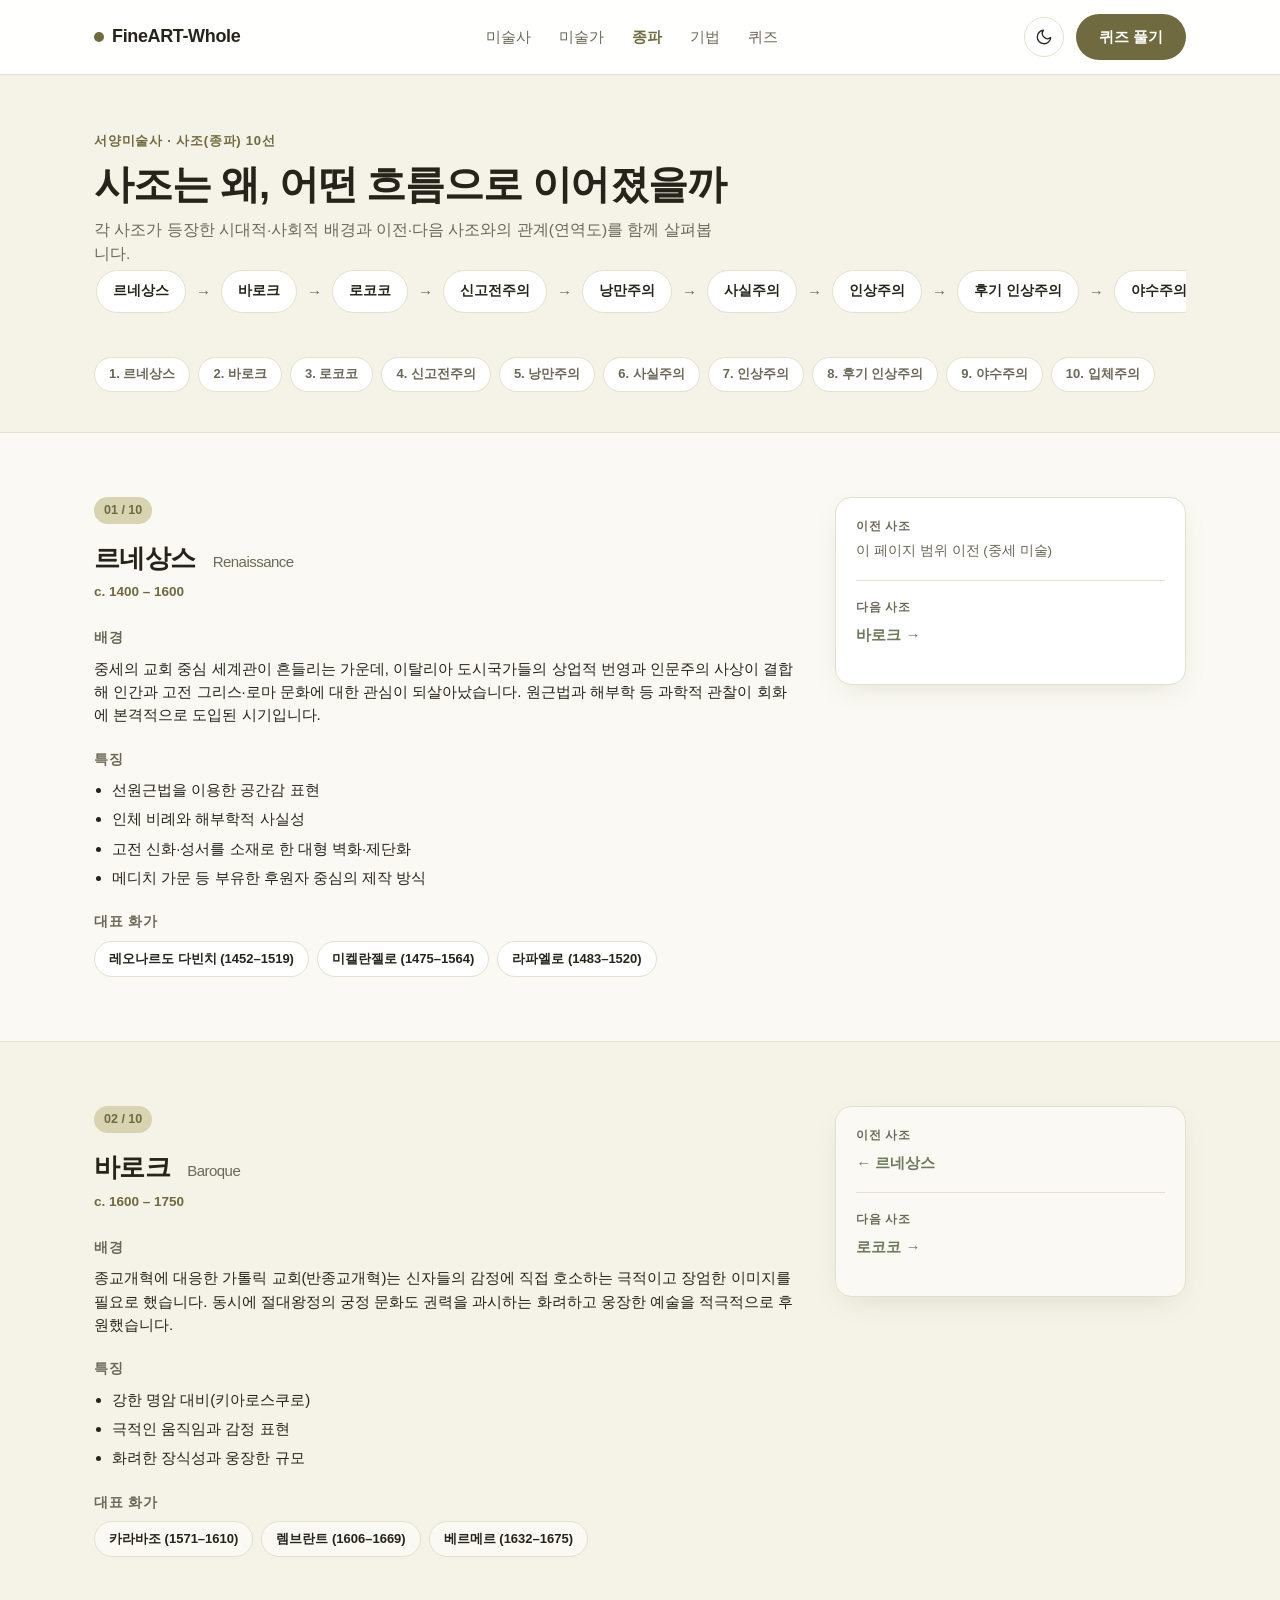
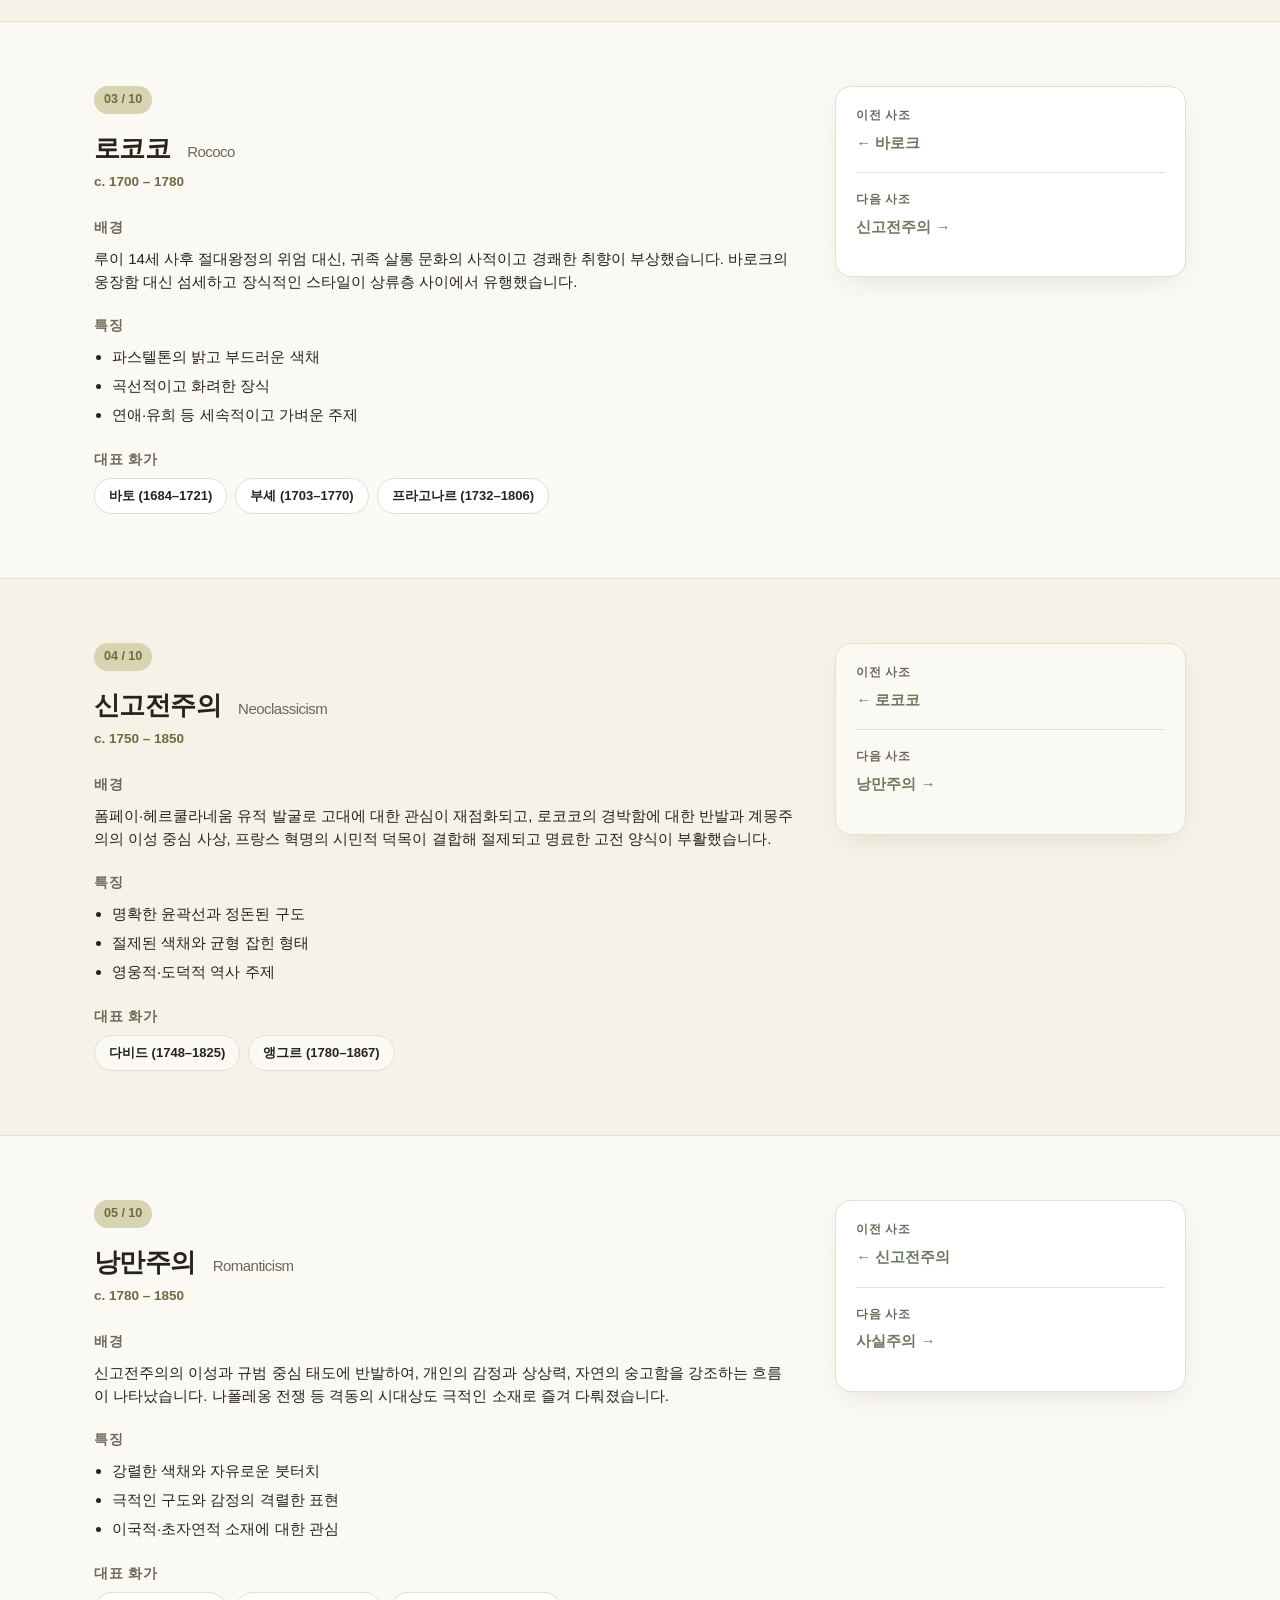
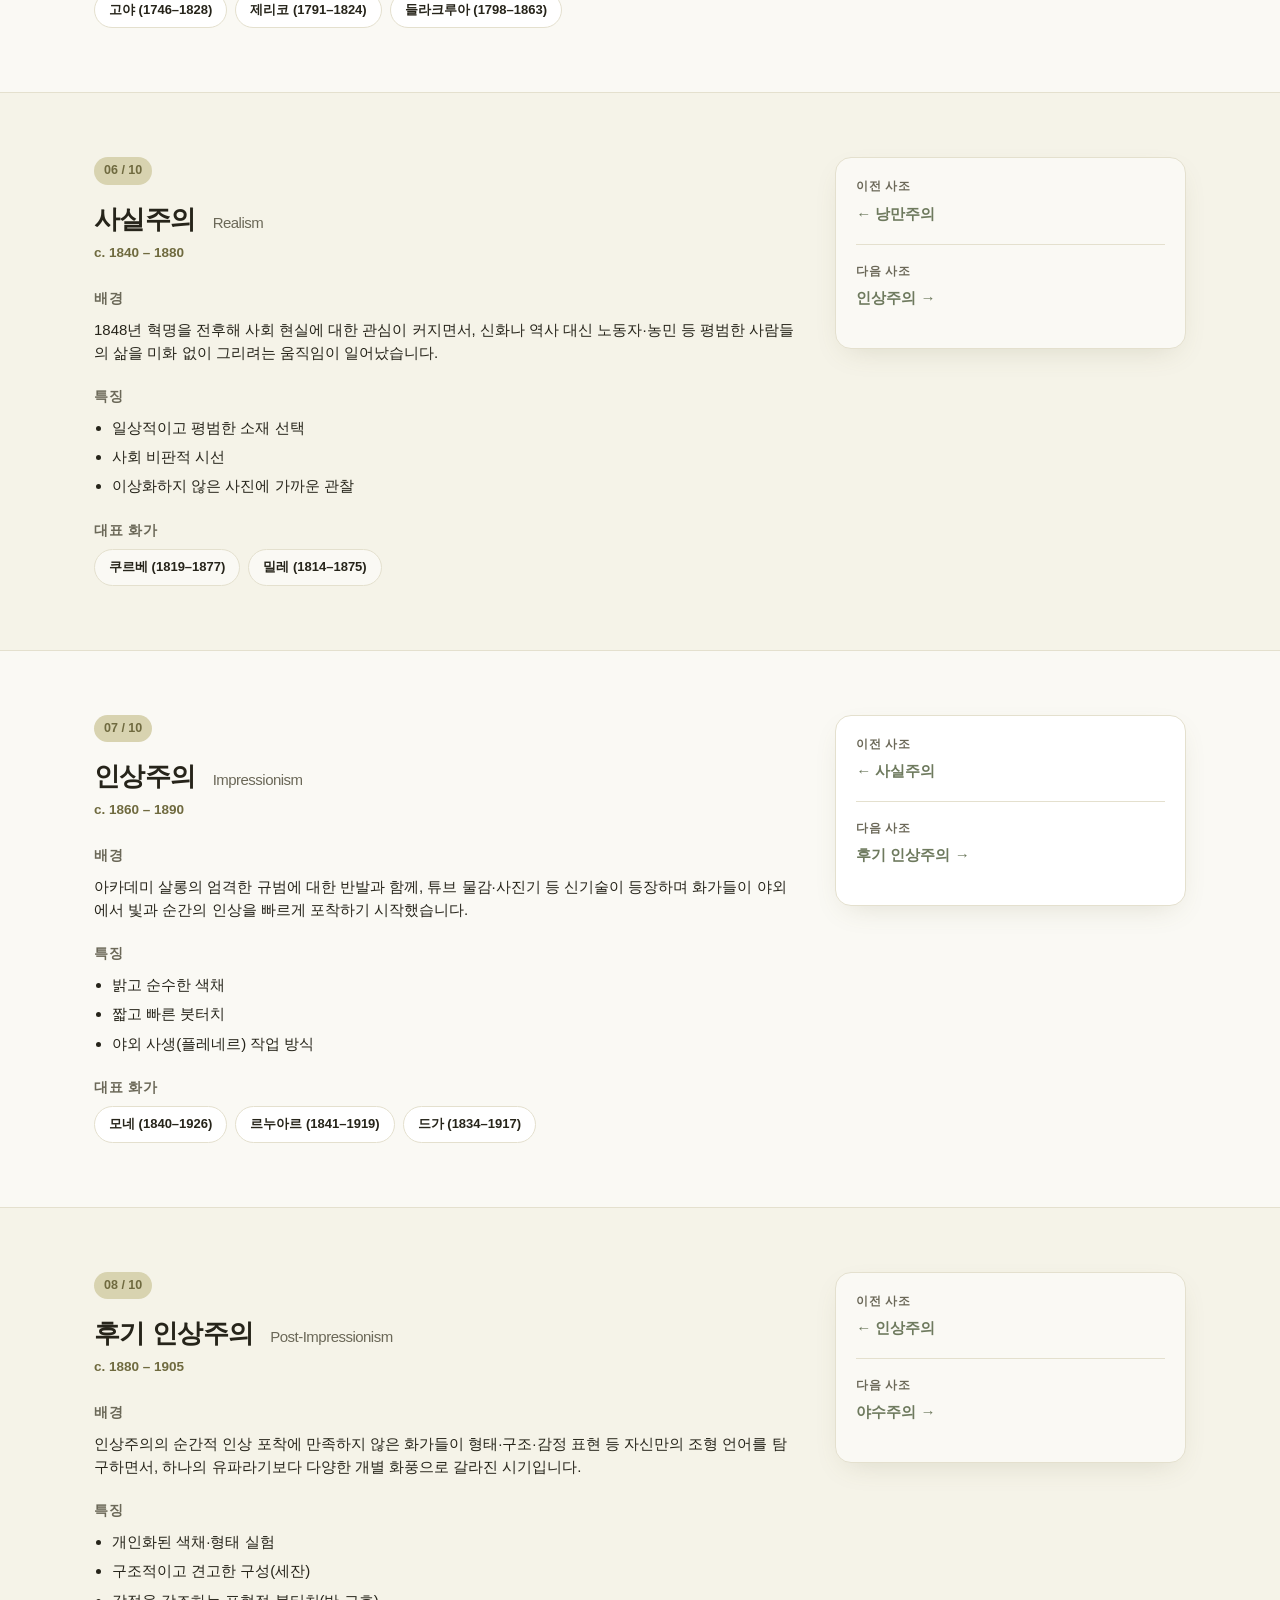
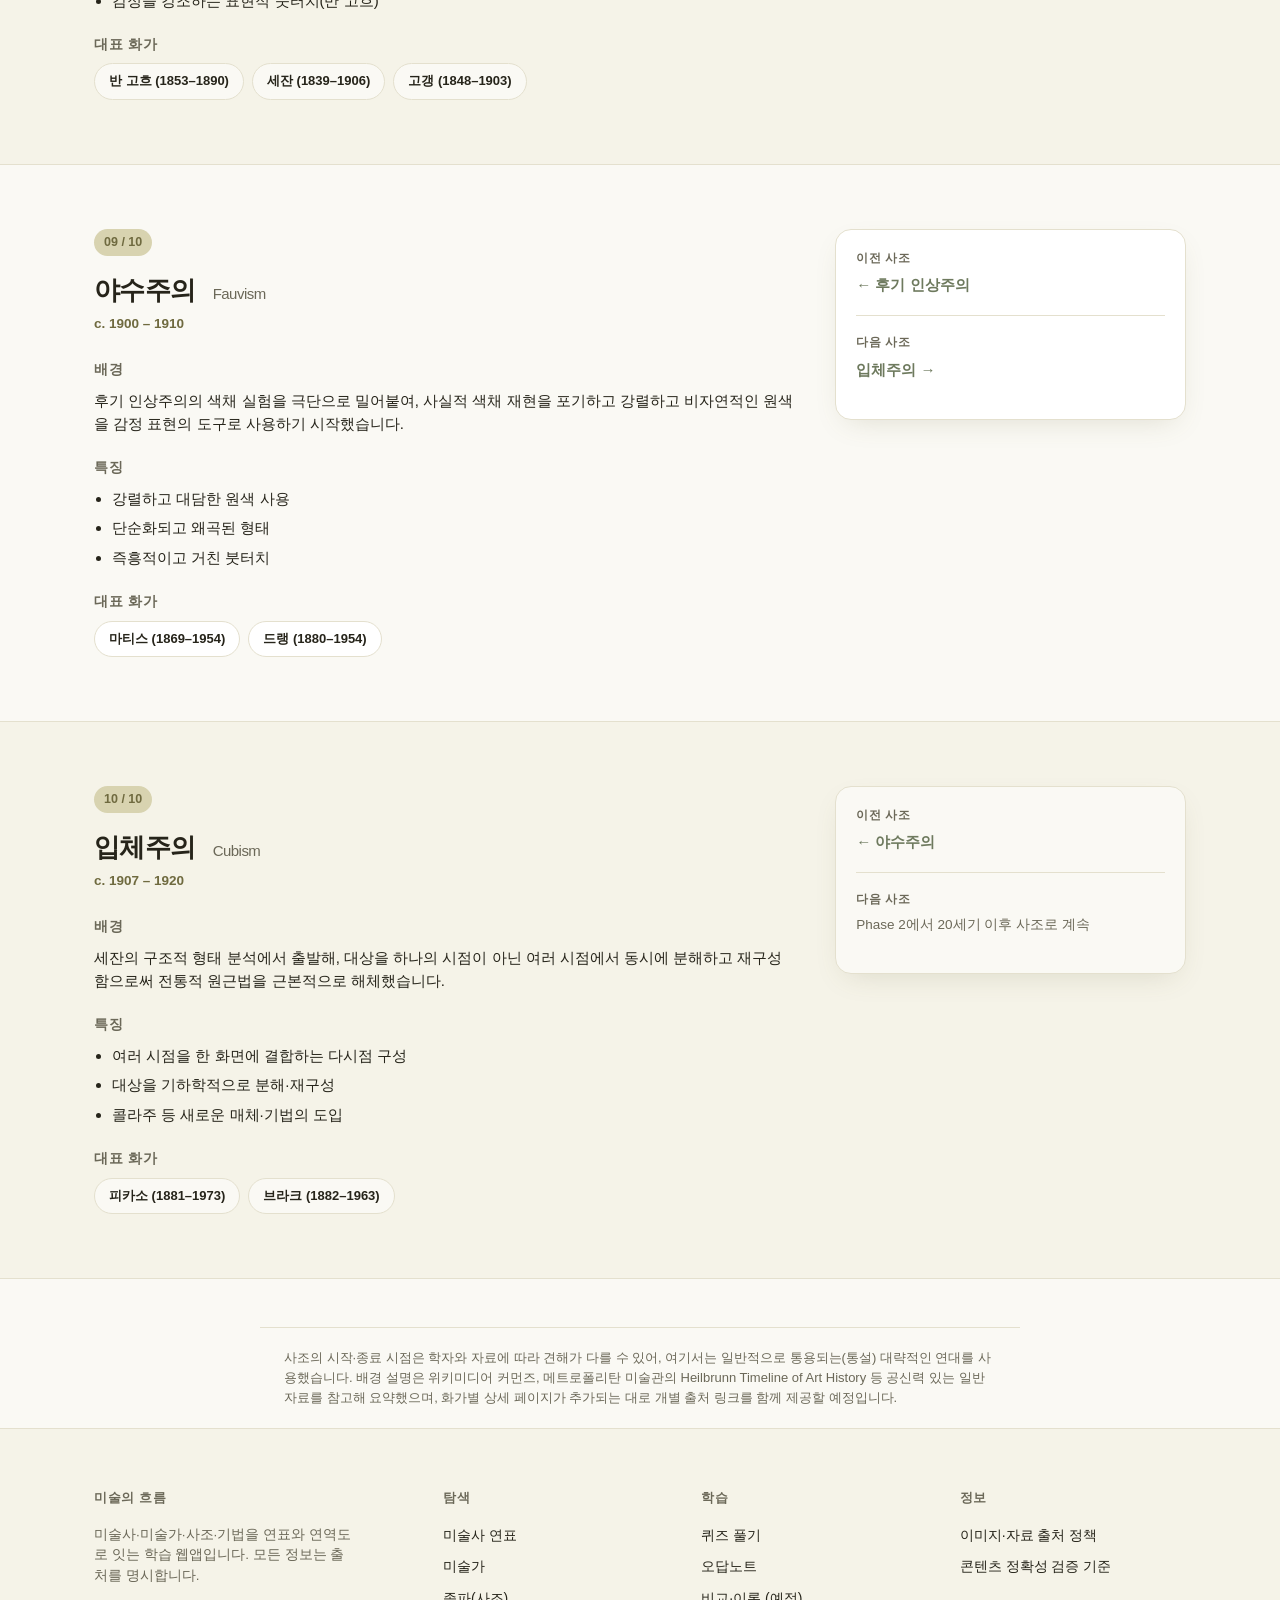
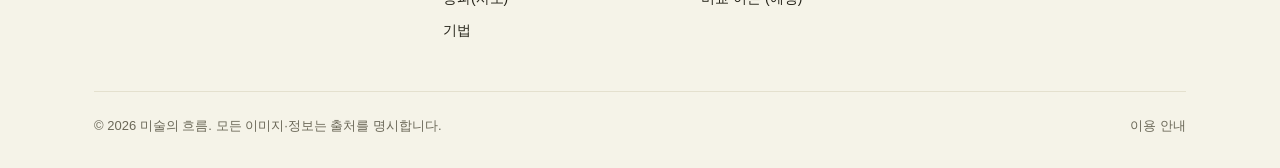
<file: movements.html>
<!DOCTYPE html>
<html lang="ko">
<head>
<meta charset="UTF-8">
<meta name="viewport" content="width=device-width, initial-scale=1.0">
<title>사조(종파) — 미술의 흐름</title>
<link rel="stylesheet" href="assets/styles.css">
<style>
  /* ---------- Influence chain (연역도) ---------- */
  .chain-wrap { overflow-x: auto; padding-bottom: 8px; }
  .chain {
    display: flex;
    align-items: center;
    gap: 0;
    min-width: max-content;
    padding: 4px 2px 12px;
  }
  .chain-node {
    flex: 0 0 auto;
    padding: 10px 16px;
    border-radius: 999px;
    background: var(--surface);
    border: 1px solid var(--border);
    font-size: 13.5px;
    font-weight: 700;
    white-space: nowrap;
    transition: border-color .15s ease, color .15s ease;
  }
  .chain-node:hover { border-color: var(--brand); color: var(--brand-strong); }
  .chain-arrow {
    flex: 0 0 auto;
    color: var(--muted);
    padding: 0 10px;
    font-size: 15px;
  }

  /* ---------- Jump pills ---------- */
  .jump-row {
    display: flex;
    flex-wrap: wrap;
    gap: 8px;
    margin-top: 24px;
  }
  .jump-pill {
    font-size: 13px;
    font-weight: 600;
    color: var(--muted);
    padding: 6px 14px;
    border-radius: 999px;
    border: 1px solid var(--border);
    background: var(--surface);
  }
  .jump-pill:hover { color: var(--brand-strong); border-color: var(--brand); }

  /* ---------- Movement block ---------- */
  .movement-block { padding: 64px 24px; border-bottom: 1px solid var(--border); scroll-margin-top: 76px; }
  .movement-block.alt { background: var(--surface-alt); }
  .movement-grid {
    display: grid;
    grid-template-columns: 2fr 1fr;
    gap: 40px;
  }
  @media (max-width: 860px) { .movement-grid { grid-template-columns: 1fr; } }

  .movement-index {
    display: inline-block;
    font-size: 12.5px;
    font-weight: 800;
    color: var(--brand-strong);
    background: var(--badge-bg);
    padding: 4px 10px;
    border-radius: 999px;
    margin-bottom: 14px;
  }
  .movement-main h2 {
    font-size: 26px;
    font-weight: 800;
    letter-spacing: -0.02em;
    margin: 0 0 4px;
  }
  .movement-main h2 .orig {
    font-size: 15px;
    font-weight: 500;
    color: var(--muted);
    margin-left: 10px;
  }
  .movement-main .years {
    font-size: 13.5px;
    font-weight: 700;
    color: var(--brand-strong);
    margin: 0 0 24px;
  }
  .movement-main h3 {
    font-size: 14px;
    text-transform: uppercase;
    letter-spacing: .05em;
    color: var(--muted);
    margin: 22px 0 8px;
  }
  .movement-main p { font-size: 15px; color: var(--ink); margin: 0; }
  .movement-main ul { margin: 0; padding-left: 18px; font-size: 15px; }
  .movement-main ul li { margin-bottom: 6px; }

  .artist-chips { display: flex; flex-wrap: wrap; gap: 8px; }
  .artist-chip {
    font-size: 13px;
    font-weight: 600;
    padding: 7px 14px;
    border-radius: 999px;
    background: var(--surface);
    border: 1px solid var(--border);
  }
  .movement-block.alt .artist-chip { background: var(--bg); }

  /* ---------- Flow (prev/next) side card ---------- */
  .flow-card {
    background: var(--surface);
    border: 1px solid var(--border);
    border-radius: 16px;
    padding: 20px;
    height: fit-content;
    box-shadow: var(--shadow);
  }
  .movement-block.alt .flow-card { background: var(--bg); }
  .flow-label { font-size: 11.5px; font-weight: 700; text-transform: uppercase; letter-spacing: .05em; color: var(--muted); margin-bottom: 6px; }
  .flow-target { font-size: 15px; font-weight: 700; margin-bottom: 18px; }
  .flow-target a { color: var(--link-accent); }
  .flow-target a:hover { text-decoration: underline; }
  .flow-target.muted { color: var(--muted); font-weight: 500; font-size: 13.5px; }
  .flow-divider { height: 1px; background: var(--border); margin: 4px 0 18px; }

  .source-note {
    max-width: 760px;
    margin: 48px auto 0;
    padding: 20px 24px;
    font-size: 13px;
    color: var(--muted);
    border-top: 1px solid var(--border);
  }
</style>
</head>
<body>

<header class="nav">
  <div class="nav-inner">
    <a class="logo" href="index.html"><span class="dot"></span>FineART-Whole</a>
    <nav class="nav-links">
      <a href="timeline.html">미술사</a>
      <a href="artists.html">미술가</a>
      <a href="movements.html" aria-current="page">종파</a>
      <a href="techniques.html">기법</a>
      <a href="quiz.html">퀴즈</a>
    </nav>
    <div class="nav-right">
      <button class="theme-toggle" id="themeToggle" type="button" aria-label="테마 전환">
        <svg class="icon-sun" viewBox="0 0 24 24" fill="none" stroke="currentColor" stroke-width="1.75" stroke-linecap="round" stroke-linejoin="round"><circle cx="12" cy="12" r="4"/><path d="M12 2v2M12 20v2M4.93 4.93l1.41 1.41M17.66 17.66l1.41 1.41M2 12h2M20 12h2M4.93 19.07l1.41-1.41M17.66 6.34l1.41-1.41"/></svg>
        <svg class="icon-moon" viewBox="0 0 24 24" fill="none" stroke="currentColor" stroke-width="1.75" stroke-linecap="round" stroke-linejoin="round"><path d="M21 12.79A9 9 0 1 1 11.21 3 7 7 0 0 0 21 12.79z"/></svg>
      </button>

      <a class="btn btn-primary" href="quiz.html">퀴즈 풀기</a>
    </div>
  </div>
</header>

<main>

  <div class="page-header">
    <div class="wrap">
      <div class="eyebrow">서양미술사 · 사조(종파) 10선</div>
      <h1>사조는 왜, 어떤 흐름으로 이어졌을까</h1>
      <p>각 사조가 등장한 시대적·사회적 배경과 이전·다음 사조와의 관계(연역도)를 함께 살펴봅니다.</p>

      <div class="chain-wrap">
        <div class="chain">
          <a class="chain-node" href="#renaissance">르네상스</a><span class="chain-arrow">→</span>
          <a class="chain-node" href="#baroque">바로크</a><span class="chain-arrow">→</span>
          <a class="chain-node" href="#rococo">로코코</a><span class="chain-arrow">→</span>
          <a class="chain-node" href="#neoclassicism">신고전주의</a><span class="chain-arrow">→</span>
          <a class="chain-node" href="#romanticism">낭만주의</a><span class="chain-arrow">→</span>
          <a class="chain-node" href="#realism">사실주의</a><span class="chain-arrow">→</span>
          <a class="chain-node" href="#impressionism">인상주의</a><span class="chain-arrow">→</span>
          <a class="chain-node" href="#post-impressionism">후기 인상주의</a><span class="chain-arrow">→</span>
          <a class="chain-node" href="#fauvism">야수주의</a><span class="chain-arrow">→</span>
          <a class="chain-node" href="#cubism">입체주의</a>
        </div>
      </div>

      <div class="jump-row">
        <a class="jump-pill" href="#renaissance">1. 르네상스</a>
        <a class="jump-pill" href="#baroque">2. 바로크</a>
        <a class="jump-pill" href="#rococo">3. 로코코</a>
        <a class="jump-pill" href="#neoclassicism">4. 신고전주의</a>
        <a class="jump-pill" href="#romanticism">5. 낭만주의</a>
        <a class="jump-pill" href="#realism">6. 사실주의</a>
        <a class="jump-pill" href="#impressionism">7. 인상주의</a>
        <a class="jump-pill" href="#post-impressionism">8. 후기 인상주의</a>
        <a class="jump-pill" href="#fauvism">9. 야수주의</a>
        <a class="jump-pill" href="#cubism">10. 입체주의</a>
      </div>
    </div>
  </div>

  <!-- 1. 르네상스 -->
  <section class="movement-block" id="renaissance">
    <div class="wrap">
      <div class="movement-grid">
        <div class="movement-main">
          <span class="movement-index">01 / 10</span>
          <h2>르네상스 <span class="orig">Renaissance</span></h2>
          <p class="years">c. 1400 – 1600</p>
          <h3>배경</h3>
          <p>중세의 교회 중심 세계관이 흔들리는 가운데, 이탈리아 도시국가들의 상업적 번영과 인문주의 사상이 결합해 인간과 고전 그리스·로마 문화에 대한 관심이 되살아났습니다. 원근법과 해부학 등 과학적 관찰이 회화에 본격적으로 도입된 시기입니다.</p>
          <h3>특징</h3>
          <ul>
            <li>선원근법을 이용한 공간감 표현</li>
            <li>인체 비례와 해부학적 사실성</li>
            <li>고전 신화·성서를 소재로 한 대형 벽화·제단화</li>
            <li>메디치 가문 등 부유한 후원자 중심의 제작 방식</li>
          </ul>
          <h3>대표 화가</h3>
          <div class="artist-chips">
            <span class="artist-chip">레오나르도 다빈치 (1452–1519)</span>
            <span class="artist-chip">미켈란젤로 (1475–1564)</span>
            <span class="artist-chip">라파엘로 (1483–1520)</span>
          </div>
        </div>
        <div class="flow-card">
          <div class="flow-label">이전 사조</div>
          <div class="flow-target muted">이 페이지 범위 이전 (중세 미술)</div>
          <div class="flow-divider"></div>
          <div class="flow-label">다음 사조</div>
          <div class="flow-target"><a href="#baroque">바로크 →</a></div>
        </div>
      </div>
    </div>
  </section>

  <!-- 2. 바로크 -->
  <section class="movement-block alt" id="baroque">
    <div class="wrap">
      <div class="movement-grid">
        <div class="movement-main">
          <span class="movement-index">02 / 10</span>
          <h2>바로크 <span class="orig">Baroque</span></h2>
          <p class="years">c. 1600 – 1750</p>
          <h3>배경</h3>
          <p>종교개혁에 대응한 가톨릭 교회(반종교개혁)는 신자들의 감정에 직접 호소하는 극적이고 장엄한 이미지를 필요로 했습니다. 동시에 절대왕정의 궁정 문화도 권력을 과시하는 화려하고 웅장한 예술을 적극적으로 후원했습니다.</p>
          <h3>특징</h3>
          <ul>
            <li>강한 명암 대비(키아로스쿠로)</li>
            <li>극적인 움직임과 감정 표현</li>
            <li>화려한 장식성과 웅장한 규모</li>
          </ul>
          <h3>대표 화가</h3>
          <div class="artist-chips">
            <span class="artist-chip">카라바조 (1571–1610)</span>
            <span class="artist-chip">렘브란트 (1606–1669)</span>
            <span class="artist-chip">베르메르 (1632–1675)</span>
          </div>
        </div>
        <div class="flow-card">
          <div class="flow-label">이전 사조</div>
          <div class="flow-target"><a href="#renaissance">← 르네상스</a></div>
          <div class="flow-divider"></div>
          <div class="flow-label">다음 사조</div>
          <div class="flow-target"><a href="#rococo">로코코 →</a></div>
        </div>
      </div>
    </div>
  </section>

  <!-- 3. 로코코 -->
  <section class="movement-block" id="rococo">
    <div class="wrap">
      <div class="movement-grid">
        <div class="movement-main">
          <span class="movement-index">03 / 10</span>
          <h2>로코코 <span class="orig">Rococo</span></h2>
          <p class="years">c. 1700 – 1780</p>
          <h3>배경</h3>
          <p>루이 14세 사후 절대왕정의 위엄 대신, 귀족 살롱 문화의 사적이고 경쾌한 취향이 부상했습니다. 바로크의 웅장함 대신 섬세하고 장식적인 스타일이 상류층 사이에서 유행했습니다.</p>
          <h3>특징</h3>
          <ul>
            <li>파스텔톤의 밝고 부드러운 색채</li>
            <li>곡선적이고 화려한 장식</li>
            <li>연애·유희 등 세속적이고 가벼운 주제</li>
          </ul>
          <h3>대표 화가</h3>
          <div class="artist-chips">
            <span class="artist-chip">바토 (1684–1721)</span>
            <span class="artist-chip">부셰 (1703–1770)</span>
            <span class="artist-chip">프라고나르 (1732–1806)</span>
          </div>
        </div>
        <div class="flow-card">
          <div class="flow-label">이전 사조</div>
          <div class="flow-target"><a href="#baroque">← 바로크</a></div>
          <div class="flow-divider"></div>
          <div class="flow-label">다음 사조</div>
          <div class="flow-target"><a href="#neoclassicism">신고전주의 →</a></div>
        </div>
      </div>
    </div>
  </section>

  <!-- 4. 신고전주의 -->
  <section class="movement-block alt" id="neoclassicism">
    <div class="wrap">
      <div class="movement-grid">
        <div class="movement-main">
          <span class="movement-index">04 / 10</span>
          <h2>신고전주의 <span class="orig">Neoclassicism</span></h2>
          <p class="years">c. 1750 – 1850</p>
          <h3>배경</h3>
          <p>폼페이·헤르쿨라네움 유적 발굴로 고대에 대한 관심이 재점화되고, 로코코의 경박함에 대한 반발과 계몽주의의 이성 중심 사상, 프랑스 혁명의 시민적 덕목이 결합해 절제되고 명료한 고전 양식이 부활했습니다.</p>
          <h3>특징</h3>
          <ul>
            <li>명확한 윤곽선과 정돈된 구도</li>
            <li>절제된 색채와 균형 잡힌 형태</li>
            <li>영웅적·도덕적 역사 주제</li>
          </ul>
          <h3>대표 화가</h3>
          <div class="artist-chips">
            <span class="artist-chip">다비드 (1748–1825)</span>
            <span class="artist-chip">앵그르 (1780–1867)</span>
          </div>
        </div>
        <div class="flow-card">
          <div class="flow-label">이전 사조</div>
          <div class="flow-target"><a href="#rococo">← 로코코</a></div>
          <div class="flow-divider"></div>
          <div class="flow-label">다음 사조</div>
          <div class="flow-target"><a href="#romanticism">낭만주의 →</a></div>
        </div>
      </div>
    </div>
  </section>

  <!-- 5. 낭만주의 -->
  <section class="movement-block" id="romanticism">
    <div class="wrap">
      <div class="movement-grid">
        <div class="movement-main">
          <span class="movement-index">05 / 10</span>
          <h2>낭만주의 <span class="orig">Romanticism</span></h2>
          <p class="years">c. 1780 – 1850</p>
          <h3>배경</h3>
          <p>신고전주의의 이성과 규범 중심 태도에 반발하여, 개인의 감정과 상상력, 자연의 숭고함을 강조하는 흐름이 나타났습니다. 나폴레옹 전쟁 등 격동의 시대상도 극적인 소재로 즐겨 다뤄졌습니다.</p>
          <h3>특징</h3>
          <ul>
            <li>강렬한 색채와 자유로운 붓터치</li>
            <li>극적인 구도와 감정의 격렬한 표현</li>
            <li>이국적·초자연적 소재에 대한 관심</li>
          </ul>
          <h3>대표 화가</h3>
          <div class="artist-chips">
            <span class="artist-chip">고야 (1746–1828)</span>
            <span class="artist-chip">제리코 (1791–1824)</span>
            <span class="artist-chip">들라크루아 (1798–1863)</span>
          </div>
        </div>
        <div class="flow-card">
          <div class="flow-label">이전 사조</div>
          <div class="flow-target"><a href="#neoclassicism">← 신고전주의</a></div>
          <div class="flow-divider"></div>
          <div class="flow-label">다음 사조</div>
          <div class="flow-target"><a href="#realism">사실주의 →</a></div>
        </div>
      </div>
    </div>
  </section>

  <!-- 6. 사실주의 -->
  <section class="movement-block alt" id="realism">
    <div class="wrap">
      <div class="movement-grid">
        <div class="movement-main">
          <span class="movement-index">06 / 10</span>
          <h2>사실주의 <span class="orig">Realism</span></h2>
          <p class="years">c. 1840 – 1880</p>
          <h3>배경</h3>
          <p>1848년 혁명을 전후해 사회 현실에 대한 관심이 커지면서, 신화나 역사 대신 노동자·농민 등 평범한 사람들의 삶을 미화 없이 그리려는 움직임이 일어났습니다.</p>
          <h3>특징</h3>
          <ul>
            <li>일상적이고 평범한 소재 선택</li>
            <li>사회 비판적 시선</li>
            <li>이상화하지 않은 사진에 가까운 관찰</li>
          </ul>
          <h3>대표 화가</h3>
          <div class="artist-chips">
            <span class="artist-chip">쿠르베 (1819–1877)</span>
            <span class="artist-chip">밀레 (1814–1875)</span>
          </div>
        </div>
        <div class="flow-card">
          <div class="flow-label">이전 사조</div>
          <div class="flow-target"><a href="#romanticism">← 낭만주의</a></div>
          <div class="flow-divider"></div>
          <div class="flow-label">다음 사조</div>
          <div class="flow-target"><a href="#impressionism">인상주의 →</a></div>
        </div>
      </div>
    </div>
  </section>

  <!-- 7. 인상주의 -->
  <section class="movement-block" id="impressionism">
    <div class="wrap">
      <div class="movement-grid">
        <div class="movement-main">
          <span class="movement-index">07 / 10</span>
          <h2>인상주의 <span class="orig">Impressionism</span></h2>
          <p class="years">c. 1860 – 1890</p>
          <h3>배경</h3>
          <p>아카데미 살롱의 엄격한 규범에 대한 반발과 함께, 튜브 물감·사진기 등 신기술이 등장하며 화가들이 야외에서 빛과 순간의 인상을 빠르게 포착하기 시작했습니다.</p>
          <h3>특징</h3>
          <ul>
            <li>밝고 순수한 색채</li>
            <li>짧고 빠른 붓터치</li>
            <li>야외 사생(플레네르) 작업 방식</li>
          </ul>
          <h3>대표 화가</h3>
          <div class="artist-chips">
            <span class="artist-chip">모네 (1840–1926)</span>
            <span class="artist-chip">르누아르 (1841–1919)</span>
            <span class="artist-chip">드가 (1834–1917)</span>
          </div>
        </div>
        <div class="flow-card">
          <div class="flow-label">이전 사조</div>
          <div class="flow-target"><a href="#realism">← 사실주의</a></div>
          <div class="flow-divider"></div>
          <div class="flow-label">다음 사조</div>
          <div class="flow-target"><a href="#post-impressionism">후기 인상주의 →</a></div>
        </div>
      </div>
    </div>
  </section>

  <!-- 8. 후기 인상주의 -->
  <section class="movement-block alt" id="post-impressionism">
    <div class="wrap">
      <div class="movement-grid">
        <div class="movement-main">
          <span class="movement-index">08 / 10</span>
          <h2>후기 인상주의 <span class="orig">Post-Impressionism</span></h2>
          <p class="years">c. 1880 – 1905</p>
          <h3>배경</h3>
          <p>인상주의의 순간적 인상 포착에 만족하지 않은 화가들이 형태·구조·감정 표현 등 자신만의 조형 언어를 탐구하면서, 하나의 유파라기보다 다양한 개별 화풍으로 갈라진 시기입니다.</p>
          <h3>특징</h3>
          <ul>
            <li>개인화된 색채·형태 실험</li>
            <li>구조적이고 견고한 구성(세잔)</li>
            <li>감정을 강조하는 표현적 붓터치(반 고흐)</li>
          </ul>
          <h3>대표 화가</h3>
          <div class="artist-chips">
            <span class="artist-chip">반 고흐 (1853–1890)</span>
            <span class="artist-chip">세잔 (1839–1906)</span>
            <span class="artist-chip">고갱 (1848–1903)</span>
          </div>
        </div>
        <div class="flow-card">
          <div class="flow-label">이전 사조</div>
          <div class="flow-target"><a href="#impressionism">← 인상주의</a></div>
          <div class="flow-divider"></div>
          <div class="flow-label">다음 사조</div>
          <div class="flow-target"><a href="#fauvism">야수주의 →</a></div>
        </div>
      </div>
    </div>
  </section>

  <!-- 9. 야수주의 -->
  <section class="movement-block" id="fauvism">
    <div class="wrap">
      <div class="movement-grid">
        <div class="movement-main">
          <span class="movement-index">09 / 10</span>
          <h2>야수주의 <span class="orig">Fauvism</span></h2>
          <p class="years">c. 1900 – 1910</p>
          <h3>배경</h3>
          <p>후기 인상주의의 색채 실험을 극단으로 밀어붙여, 사실적 색채 재현을 포기하고 강렬하고 비자연적인 원색을 감정 표현의 도구로 사용하기 시작했습니다.</p>
          <h3>특징</h3>
          <ul>
            <li>강렬하고 대담한 원색 사용</li>
            <li>단순화되고 왜곡된 형태</li>
            <li>즉흥적이고 거친 붓터치</li>
          </ul>
          <h3>대표 화가</h3>
          <div class="artist-chips">
            <span class="artist-chip">마티스 (1869–1954)</span>
            <span class="artist-chip">드랭 (1880–1954)</span>
          </div>
        </div>
        <div class="flow-card">
          <div class="flow-label">이전 사조</div>
          <div class="flow-target"><a href="#post-impressionism">← 후기 인상주의</a></div>
          <div class="flow-divider"></div>
          <div class="flow-label">다음 사조</div>
          <div class="flow-target"><a href="#cubism">입체주의 →</a></div>
        </div>
      </div>
    </div>
  </section>

  <!-- 10. 입체주의 -->
  <section class="movement-block alt" id="cubism">
    <div class="wrap">
      <div class="movement-grid">
        <div class="movement-main">
          <span class="movement-index">10 / 10</span>
          <h2>입체주의 <span class="orig">Cubism</span></h2>
          <p class="years">c. 1907 – 1920</p>
          <h3>배경</h3>
          <p>세잔의 구조적 형태 분석에서 출발해, 대상을 하나의 시점이 아닌 여러 시점에서 동시에 분해하고 재구성함으로써 전통적 원근법을 근본적으로 해체했습니다.</p>
          <h3>특징</h3>
          <ul>
            <li>여러 시점을 한 화면에 결합하는 다시점 구성</li>
            <li>대상을 기하학적으로 분해·재구성</li>
            <li>콜라주 등 새로운 매체·기법의 도입</li>
          </ul>
          <h3>대표 화가</h3>
          <div class="artist-chips">
            <span class="artist-chip">피카소 (1881–1973)</span>
            <span class="artist-chip">브라크 (1882–1963)</span>
          </div>
        </div>
        <div class="flow-card">
          <div class="flow-label">이전 사조</div>
          <div class="flow-target"><a href="#fauvism">← 야수주의</a></div>
          <div class="flow-divider"></div>
          <div class="flow-label">다음 사조</div>
          <div class="flow-target muted">Phase 2에서 20세기 이후 사조로 계속</div>
        </div>
      </div>
    </div>
  </section>

  <div class="wrap">
    <p class="source-note">
      사조의 시작·종료 시점은 학자와 자료에 따라 견해가 다를 수 있어, 여기서는 일반적으로 통용되는(통설) 대략적인 연대를 사용했습니다.
      배경 설명은 위키미디어 커먼즈, 메트로폴리탄 미술관의 Heilbrunn Timeline of Art History 등 공신력 있는 일반 자료를 참고해 요약했으며,
      화가별 상세 페이지가 추가되는 대로 개별 출처 링크를 함께 제공할 예정입니다.
    </p>
  </div>

</main>

<footer>
  <div class="wrap">
    <div class="footer-grid">
      <div class="footer-col">
        <h4>미술의 흐름</h4>
        <p>미술사·미술가·사조·기법을 연표와 연역도로 잇는 학습 웹앱입니다. 모든 정보는 출처를 명시합니다.</p>
      </div>
      <div class="footer-col">
        <h4>탐색</h4>
        <a href="timeline.html">미술사 연표</a>
        <a href="artists.html">미술가</a>
        <a href="movements.html">종파(사조)</a>
        <a href="techniques.html">기법</a>
      </div>
      <div class="footer-col">
        <h4>학습</h4>
        <a href="quiz.html">퀴즈 풀기</a>
        <a href="#">오답노트</a>
        <a href="#">비교·이론 (예정)</a>
      </div>
      <div class="footer-col">
        <h4>정보</h4>
        <a href="#">이미지·자료 출처 정책</a>
        <a href="#">콘텐츠 정확성 검증 기준</a>
      </div>
    </div>
    <div class="footer-bottom">
      <span>© 2026 미술의 흐름. 모든 이미지·정보는 출처를 명시합니다.</span>
      <span><a href="#">이용 안내</a></span>
    </div>
  </div>
</footer>

<script src="assets/theme.js" defer></script>
<script src="assets/sparkle.js" defer></script>

</body>
</html>
</file>
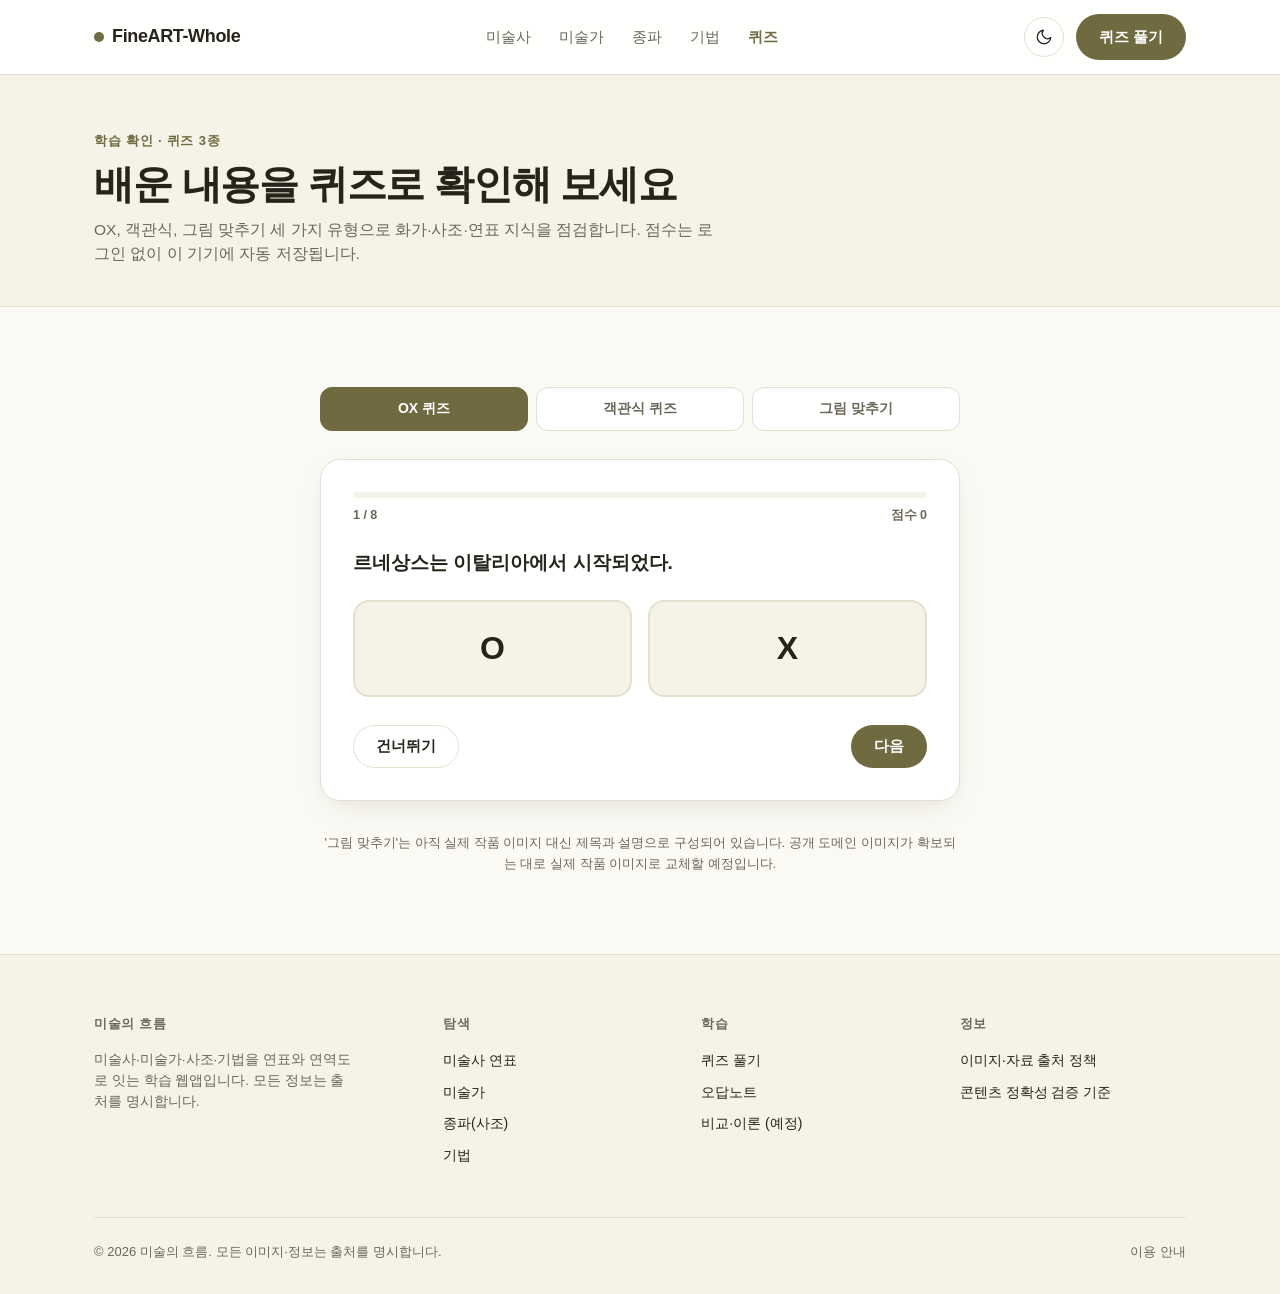
<file: quiz.html>
<!DOCTYPE html>
<html lang="ko">
<head>
<meta charset="UTF-8">
<meta name="viewport" content="width=device-width, initial-scale=1.0">
<title>퀴즈 — 미술의 흐름</title>
<link rel="stylesheet" href="assets/styles.css">
<style>
  .quiz-shell { max-width: 640px; margin: 0 auto; }

  .quiz-tabs {
    display: flex;
    gap: 8px;
    margin-bottom: 28px;
    flex-wrap: wrap;
  }
  .quiz-tab {
    flex: 1;
    min-width: 140px;
    padding: 12px 16px;
    border-radius: 12px;
    border: 1px solid var(--border);
    background: var(--surface);
    color: var(--muted);
    font-size: 14px;
    font-weight: 700;
    cursor: pointer;
    text-align: center;
  }
  .quiz-tab.active {
    background: var(--brand-strong);
    color: var(--on-brand);
    border-color: var(--brand-strong);
  }

  .quiz-card {
    background: var(--surface);
    border: 1px solid var(--border);
    border-radius: 20px;
    padding: 32px;
    box-shadow: var(--shadow);
  }

  .quiz-progress { margin-bottom: 24px; }
  .quiz-progress-bar { height: 6px; border-radius: 999px; background: var(--surface-alt); overflow: hidden; }
  .quiz-progress-fill { height: 100%; background: var(--brand-strong); width: 0%; transition: width .2s ease; }
  .quiz-meta { display: flex; justify-content: space-between; font-size: 12.5px; color: var(--muted); margin-top: 8px; font-weight: 600; }

  .q-prompt { font-size: 19px; font-weight: 700; line-height: 1.4; margin: 0 0 24px; text-wrap: balance; }
  .q-note {
    margin-top: 16px;
    padding: 12px 16px;
    border-radius: 10px;
    background: var(--surface-alt);
    color: var(--muted);
    font-size: 13.5px;
  }

  .ox-options { display: flex; gap: 16px; }
  .ox-btn {
    flex: 1;
    padding: 28px 0;
    font-size: 32px;
    font-weight: 800;
    border-radius: 16px;
    border: 2px solid var(--border);
    background: var(--surface-alt);
    color: var(--ink);
    cursor: pointer;
    transition: transform .1s ease, border-color .15s ease;
  }
  .ox-btn:hover:not(:disabled) { transform: translateY(-2px); border-color: var(--brand); }
  .ox-btn:active:not(:disabled) { transform: scale(.97); }
  .ox-btn:disabled { cursor: default; }
  .ox-btn.correct { border-color: var(--success); color: var(--success); background: color-mix(in srgb, var(--success) 12%, var(--surface-alt)); }
  .ox-btn.wrong { border-color: var(--error); color: var(--error); background: color-mix(in srgb, var(--error) 12%, var(--surface-alt)); }

  .mc-options { display: flex; flex-direction: column; gap: 10px; }
  .mc-btn {
    text-align: left;
    padding: 14px 18px;
    border-radius: 12px;
    border: 1.5px solid var(--border);
    background: var(--surface-alt);
    color: var(--ink);
    font-size: 14.5px;
    font-weight: 600;
    cursor: pointer;
    transition: border-color .15s ease, transform .1s ease;
  }
  .mc-btn:hover:not(:disabled) { border-color: var(--brand); transform: translateX(2px); }
  .mc-btn:active:not(:disabled) { transform: scale(.98); }
  .mc-btn:disabled { cursor: default; }
  .mc-btn.correct { border-color: var(--success); color: var(--success); background: color-mix(in srgb, var(--success) 12%, var(--surface-alt)); }
  .mc-btn.wrong { border-color: var(--error); color: var(--error); background: color-mix(in srgb, var(--error) 12%, var(--surface-alt)); }

  .art-plate {
    border: 1px solid var(--border);
    border-radius: 16px;
    padding: 32px 24px;
    text-align: center;
    margin-bottom: 24px;
    background:
      radial-gradient(circle at 30% 0%, color-mix(in srgb, var(--brand) 16%, transparent), transparent 60%),
      var(--surface-alt);
  }
  .art-plate-visual { margin-bottom: 14px; }
  .art-plate-visual svg { width: 32px; height: 32px; margin: 0 auto; color: var(--brand-strong); display: block; }
  .art-plate-title { font-size: 20px; font-weight: 800; margin-bottom: 8px; letter-spacing: -0.01em; }
  .art-plate-desc { font-size: 14px; color: var(--muted); max-width: 420px; margin: 0 auto; }

  .quiz-actions {
    display: flex;
    justify-content: space-between;
    margin-top: 28px;
    gap: 12px;
  }

  .quiz-result {
    background: var(--surface);
    border: 1px solid var(--border);
    border-radius: 20px;
    padding: 48px 32px;
    text-align: center;
    box-shadow: var(--shadow);
  }
  .quiz-result-score { font-size: 44px; font-weight: 800; color: var(--brand-strong); margin-bottom: 10px; font-variant-numeric: tabular-nums; }
  .quiz-result-msg { font-size: 15px; color: var(--ink); margin-bottom: 8px; }
  .quiz-result-best { font-size: 13px; color: var(--muted); margin-bottom: 28px; }
  .quiz-result-actions { display: flex; justify-content: center; gap: 12px; }

  .quiz-note {
    max-width: 640px;
    margin: 32px auto 0;
    font-size: 13px;
    color: var(--muted);
    text-align: center;
  }
</style>
</head>
<body>

<header class="nav">
  <div class="nav-inner">
    <a class="logo" href="index.html"><span class="dot"></span>FineART-Whole</a>
    <nav class="nav-links">
      <a href="timeline.html">미술사</a>
      <a href="artists.html">미술가</a>
      <a href="movements.html">종파</a>
      <a href="techniques.html">기법</a>
      <a href="quiz.html" aria-current="page">퀴즈</a>
    </nav>
    <div class="nav-right">
      <button class="theme-toggle" id="themeToggle" type="button" aria-label="테마 전환">
        <svg class="icon-sun" viewBox="0 0 24 24" fill="none" stroke="currentColor" stroke-width="1.75" stroke-linecap="round" stroke-linejoin="round"><circle cx="12" cy="12" r="4"/><path d="M12 2v2M12 20v2M4.93 4.93l1.41 1.41M17.66 17.66l1.41 1.41M2 12h2M20 12h2M4.93 19.07l1.41-1.41M17.66 6.34l1.41-1.41"/></svg>
        <svg class="icon-moon" viewBox="0 0 24 24" fill="none" stroke="currentColor" stroke-width="1.75" stroke-linecap="round" stroke-linejoin="round"><path d="M21 12.79A9 9 0 1 1 11.21 3 7 7 0 0 0 21 12.79z"/></svg>
      </button>

      <a class="btn btn-primary" href="quiz.html">퀴즈 풀기</a>
    </div>
  </div>
</header>

<main>

  <div class="page-header">
    <div class="wrap">
      <div class="eyebrow">학습 확인 · 퀴즈 3종</div>
      <h1>배운 내용을 퀴즈로 확인해 보세요</h1>
      <p>OX, 객관식, 그림 맞추기 세 가지 유형으로 화가·사조·연표 지식을 점검합니다. 점수는 로그인 없이 이 기기에 자동 저장됩니다.</p>
    </div>
  </div>

  <section>
    <div class="wrap">
      <div class="quiz-shell">
        <div class="quiz-tabs">
          <button class="quiz-tab active" data-quiz="ox" type="button">OX 퀴즈</button>
          <button class="quiz-tab" data-quiz="mc" type="button">객관식 퀴즈</button>
          <button class="quiz-tab" data-quiz="picture" type="button">그림 맞추기</button>
        </div>

        <div class="quiz-card" id="quizCard">
          <div class="quiz-progress">
            <div class="quiz-progress-bar"><div class="quiz-progress-fill" id="quizProgressFill"></div></div>
            <div class="quiz-meta">
              <span id="quizProgressText">1 / 8</span>
              <span id="quizScoreText">점수 0</span>
            </div>
          </div>

          <div id="quizQuestionArea"></div>

          <div class="quiz-actions">
            <button class="btn btn-secondary" id="quizSkipBtn" type="button">건너뛰기</button>
            <button class="btn btn-primary" id="quizNextBtn" type="button" disabled>다음</button>
          </div>
        </div>

        <div class="quiz-result" id="quizResult" hidden>
          <div class="quiz-result-score" id="quizResultScore">0 / 8</div>
          <div class="quiz-result-msg" id="quizResultMsg"></div>
          <div class="quiz-result-best" id="quizResultBest"></div>
          <div class="quiz-result-actions">
            <button class="btn btn-primary" id="quizRetryBtn" type="button">다시 풀기</button>
            <a class="btn btn-secondary" href="timeline.html">연표 복습하기</a>
          </div>
        </div>

        <p class="quiz-note">
          '그림 맞추기'는 아직 실제 작품 이미지 대신 제목과 설명으로 구성되어 있습니다. 공개 도메인 이미지가 확보되는 대로 실제 작품 이미지로 교체할 예정입니다.
        </p>
      </div>
    </div>
  </section>

</main>

<footer>
  <div class="wrap">
    <div class="footer-grid">
      <div class="footer-col">
        <h4>미술의 흐름</h4>
        <p>미술사·미술가·사조·기법을 연표와 연역도로 잇는 학습 웹앱입니다. 모든 정보는 출처를 명시합니다.</p>
      </div>
      <div class="footer-col">
        <h4>탐색</h4>
        <a href="timeline.html">미술사 연표</a>
        <a href="artists.html">미술가</a>
        <a href="movements.html">종파(사조)</a>
        <a href="techniques.html">기법</a>
      </div>
      <div class="footer-col">
        <h4>학습</h4>
        <a href="quiz.html">퀴즈 풀기</a>
        <a href="#">오답노트</a>
        <a href="#">비교·이론 (예정)</a>
      </div>
      <div class="footer-col">
        <h4>정보</h4>
        <a href="#">이미지·자료 출처 정책</a>
        <a href="#">콘텐츠 정확성 검증 기준</a>
      </div>
    </div>
    <div class="footer-bottom">
      <span>© 2026 미술의 흐름. 모든 이미지·정보는 출처를 명시합니다.</span>
      <span><a href="#">이용 안내</a></span>
    </div>
  </div>
</footer>

<script src="assets/theme.js" defer></script>
<script src="assets/sparkle.js" defer></script>
<script src="assets/quiz.js" defer></script>

</body>
</html>
</file>
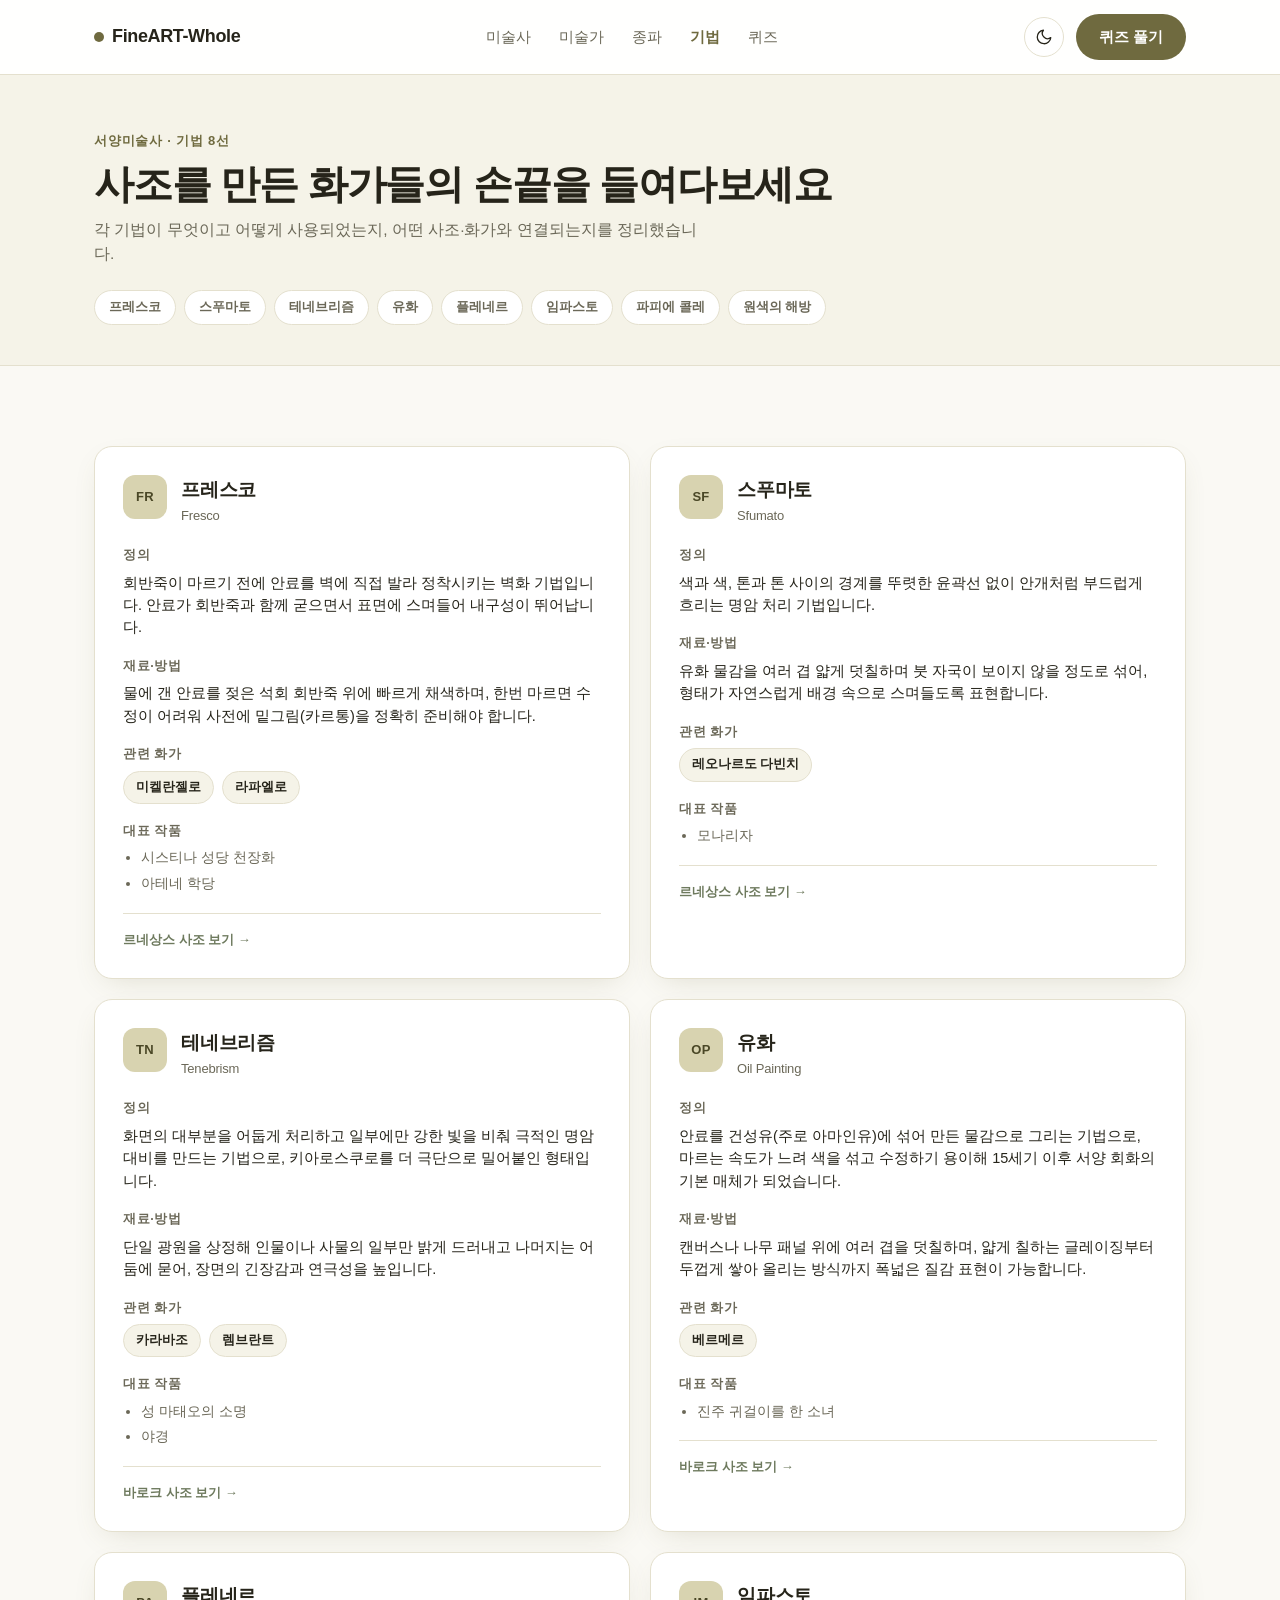
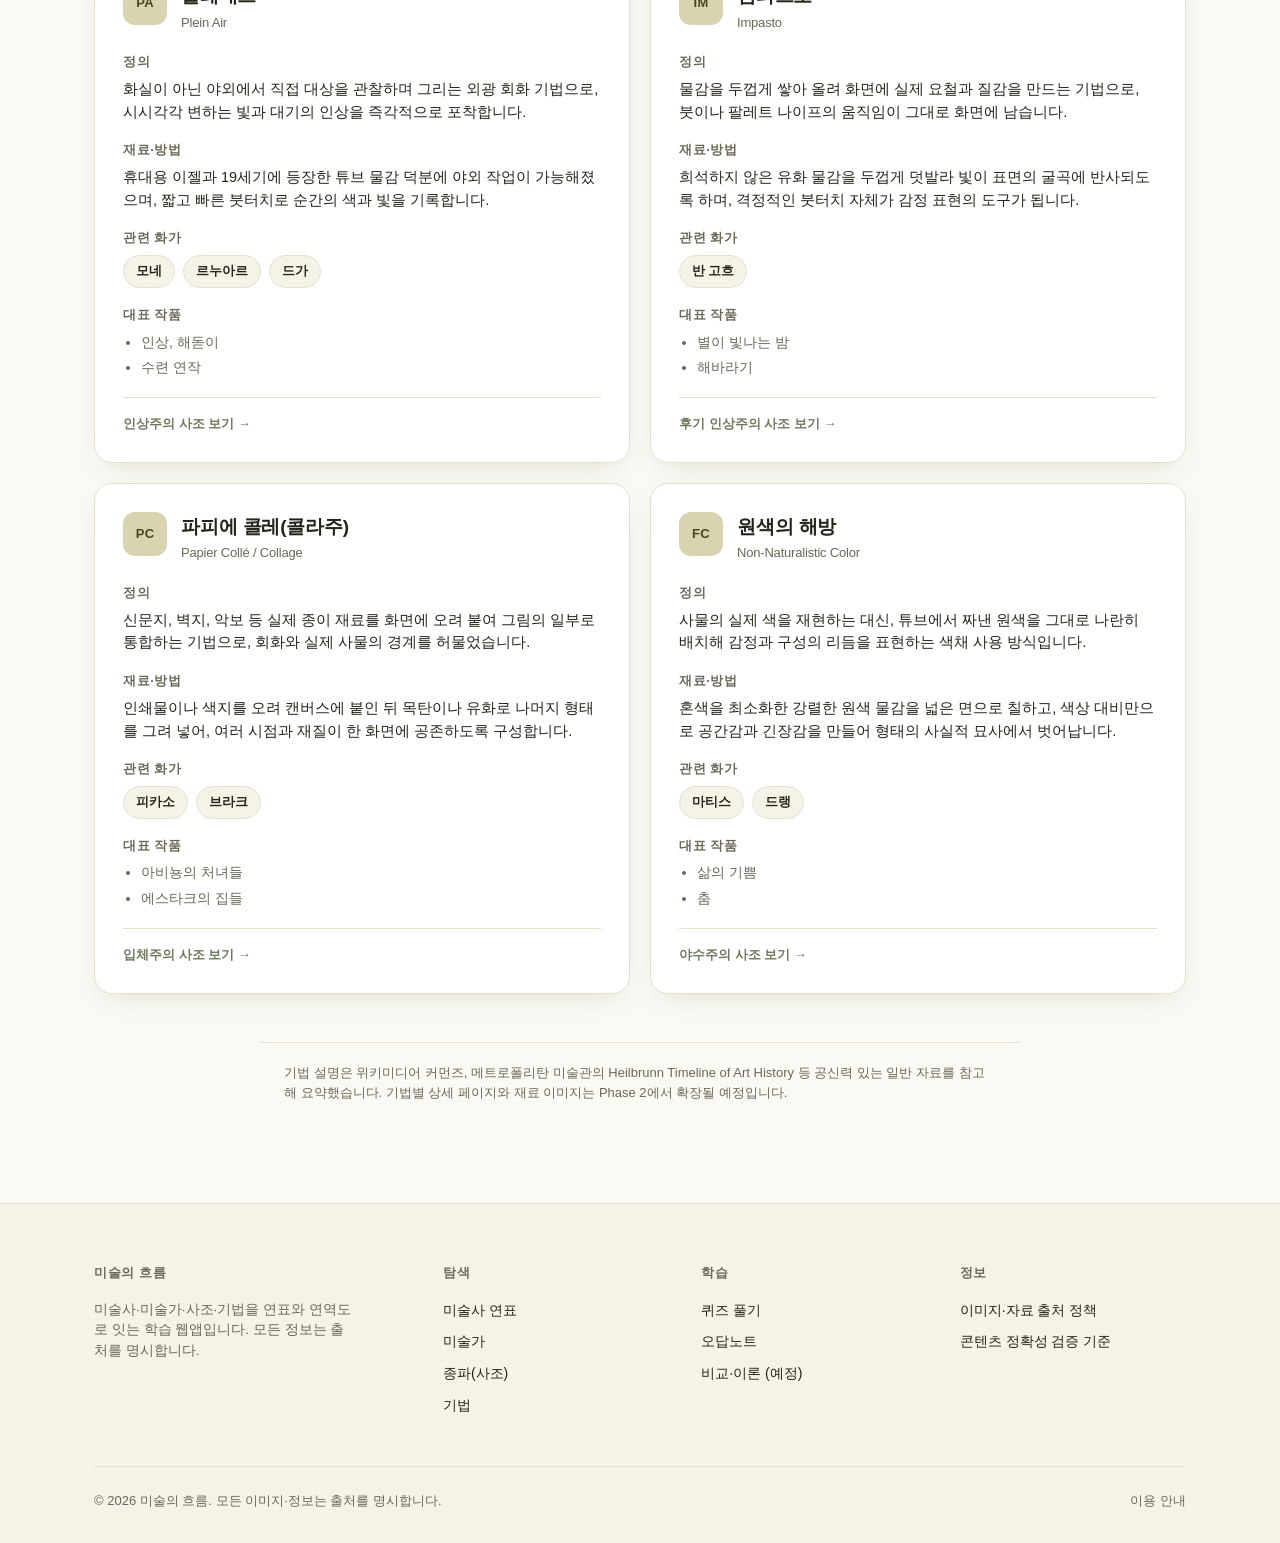
<file: techniques.html>
<!DOCTYPE html>
<html lang="ko">
<head>
<meta charset="UTF-8">
<meta name="viewport" content="width=device-width, initial-scale=1.0">
<title>기법 — 미술의 흐름</title>
<link rel="stylesheet" href="assets/styles.css">
<style>
  .jump-row {
    display: flex;
    flex-wrap: wrap;
    gap: 8px;
    margin-top: 24px;
  }
  .jump-pill {
    font-size: 13px;
    font-weight: 600;
    color: var(--muted);
    padding: 6px 14px;
    border-radius: 999px;
    border: 1px solid var(--border);
    background: var(--surface);
  }
  .jump-pill:hover { color: var(--brand-strong); border-color: var(--brand); }

  .tech-grid {
    display: grid;
    grid-template-columns: repeat(2, 1fr);
    gap: 20px;
  }
  @media (max-width: 860px) { .tech-grid { grid-template-columns: 1fr; } }

  .tech-card {
    background: var(--surface);
    border: 1px solid var(--border);
    border-radius: 18px;
    padding: 28px;
    box-shadow: var(--shadow);
    scroll-margin-top: 76px;
  }

  .tech-card-head { display: flex; align-items: flex-start; gap: 14px; margin-bottom: 18px; }
  .tech-icon {
    flex: 0 0 auto;
    width: 44px; height: 44px;
    border-radius: 12px;
    background: var(--badge-bg);
    color: var(--badge-text);
    display: flex; align-items: center; justify-content: center;
    font-size: 13px;
    font-weight: 800;
    letter-spacing: .02em;
  }
  .tech-card h2 { font-size: 19px; font-weight: 800; margin: 0 0 2px; letter-spacing: -0.01em; }
  .tech-card h2 .orig { display: block; font-size: 13px; font-weight: 500; color: var(--muted); margin-top: 2px; }

  .tech-card h3 { font-size: 12.5px; text-transform: uppercase; letter-spacing: .05em; color: var(--muted); margin: 18px 0 6px; }
  .tech-card p { font-size: 14.5px; color: var(--ink); margin: 0; }

  .tech-chips { display: flex; flex-wrap: wrap; gap: 8px; }
  .tech-chip {
    font-size: 12.5px;
    font-weight: 600;
    padding: 6px 12px;
    border-radius: 999px;
    background: var(--surface-alt);
    border: 1px solid var(--border);
  }

  .tech-card .works-list { margin: 0; padding-left: 18px; font-size: 14px; color: var(--muted); }
  .tech-card .works-list li { margin-bottom: 4px; }

  .tech-card-foot {
    margin-top: 18px;
    padding-top: 16px;
    border-top: 1px solid var(--border);
    font-size: 13px;
    font-weight: 600;
    color: var(--link-accent);
  }
  .tech-card-foot a:hover { text-decoration: underline; }

  .source-note {
    max-width: 760px;
    margin: 48px auto 0;
    padding: 20px 24px;
    font-size: 13px;
    color: var(--muted);
    border-top: 1px solid var(--border);
  }
</style>
</head>
<body>

<header class="nav">
  <div class="nav-inner">
    <a class="logo" href="index.html"><span class="dot"></span>FineART-Whole</a>
    <nav class="nav-links">
      <a href="timeline.html">미술사</a>
      <a href="artists.html">미술가</a>
      <a href="movements.html">종파</a>
      <a href="techniques.html" aria-current="page">기법</a>
      <a href="quiz.html">퀴즈</a>
    </nav>
    <div class="nav-right">
      <button class="theme-toggle" id="themeToggle" type="button" aria-label="테마 전환">
        <svg class="icon-sun" viewBox="0 0 24 24" fill="none" stroke="currentColor" stroke-width="1.75" stroke-linecap="round" stroke-linejoin="round"><circle cx="12" cy="12" r="4"/><path d="M12 2v2M12 20v2M4.93 4.93l1.41 1.41M17.66 17.66l1.41 1.41M2 12h2M20 12h2M4.93 19.07l1.41-1.41M17.66 6.34l1.41-1.41"/></svg>
        <svg class="icon-moon" viewBox="0 0 24 24" fill="none" stroke="currentColor" stroke-width="1.75" stroke-linecap="round" stroke-linejoin="round"><path d="M21 12.79A9 9 0 1 1 11.21 3 7 7 0 0 0 21 12.79z"/></svg>
      </button>

      <a class="btn btn-primary" href="quiz.html">퀴즈 풀기</a>
    </div>
  </div>
</header>

<main>

  <div class="page-header">
    <div class="wrap">
      <div class="eyebrow">서양미술사 · 기법 8선</div>
      <h1>사조를 만든 화가들의 손끝을 들여다보세요</h1>
      <p>각 기법이 무엇이고 어떻게 사용되었는지, 어떤 사조·화가와 연결되는지를 정리했습니다.</p>

      <div class="jump-row">
        <a class="jump-pill" href="#fresco">프레스코</a>
        <a class="jump-pill" href="#sfumato">스푸마토</a>
        <a class="jump-pill" href="#tenebrism">테네브리즘</a>
        <a class="jump-pill" href="#oil-painting">유화</a>
        <a class="jump-pill" href="#plein-air">플레네르</a>
        <a class="jump-pill" href="#impasto">임파스토</a>
        <a class="jump-pill" href="#collage">파피에 콜레</a>
        <a class="jump-pill" href="#fauve-color">원색의 해방</a>
      </div>
    </div>
  </div>

  <section>
    <div class="wrap">
      <div class="tech-grid">

        <div class="tech-card" id="fresco">
          <div class="tech-card-head">
            <div class="tech-icon">FR</div>
            <h2>프레스코<span class="orig">Fresco</span></h2>
          </div>
          <h3>정의</h3>
          <p>회반죽이 마르기 전에 안료를 벽에 직접 발라 정착시키는 벽화 기법입니다. 안료가 회반죽과 함께 굳으면서 표면에 스며들어 내구성이 뛰어납니다.</p>
          <h3>재료·방법</h3>
          <p>물에 갠 안료를 젖은 석회 회반죽 위에 빠르게 채색하며, 한번 마르면 수정이 어려워 사전에 밑그림(카르통)을 정확히 준비해야 합니다.</p>
          <h3>관련 화가</h3>
          <div class="tech-chips">
            <a class="tech-chip" href="artists.html#renaissance">미켈란젤로</a>
            <a class="tech-chip" href="artists.html#renaissance">라파엘로</a>
          </div>
          <h3>대표 작품</h3>
          <ul class="works-list"><li>시스티나 성당 천장화</li><li>아테네 학당</li></ul>
          <div class="tech-card-foot"><a href="movements.html#renaissance">르네상스 사조 보기 →</a></div>
        </div>

        <div class="tech-card" id="sfumato">
          <div class="tech-card-head">
            <div class="tech-icon">SF</div>
            <h2>스푸마토<span class="orig">Sfumato</span></h2>
          </div>
          <h3>정의</h3>
          <p>색과 색, 톤과 톤 사이의 경계를 뚜렷한 윤곽선 없이 안개처럼 부드럽게 흐리는 명암 처리 기법입니다.</p>
          <h3>재료·방법</h3>
          <p>유화 물감을 여러 겹 얇게 덧칠하며 붓 자국이 보이지 않을 정도로 섞어, 형태가 자연스럽게 배경 속으로 스며들도록 표현합니다.</p>
          <h3>관련 화가</h3>
          <div class="tech-chips">
            <a class="tech-chip" href="artists.html#renaissance">레오나르도 다빈치</a>
          </div>
          <h3>대표 작품</h3>
          <ul class="works-list"><li>모나리자</li></ul>
          <div class="tech-card-foot"><a href="movements.html#renaissance">르네상스 사조 보기 →</a></div>
        </div>

        <div class="tech-card" id="tenebrism">
          <div class="tech-card-head">
            <div class="tech-icon">TN</div>
            <h2>테네브리즘<span class="orig">Tenebrism</span></h2>
          </div>
          <h3>정의</h3>
          <p>화면의 대부분을 어둡게 처리하고 일부에만 강한 빛을 비춰 극적인 명암 대비를 만드는 기법으로, 키아로스쿠로를 더 극단으로 밀어붙인 형태입니다.</p>
          <h3>재료·방법</h3>
          <p>단일 광원을 상정해 인물이나 사물의 일부만 밝게 드러내고 나머지는 어둠에 묻어, 장면의 긴장감과 연극성을 높입니다.</p>
          <h3>관련 화가</h3>
          <div class="tech-chips">
            <a class="tech-chip" href="artists.html#baroque">카라바조</a>
            <a class="tech-chip" href="artists.html#baroque">렘브란트</a>
          </div>
          <h3>대표 작품</h3>
          <ul class="works-list"><li>성 마태오의 소명</li><li>야경</li></ul>
          <div class="tech-card-foot"><a href="movements.html#baroque">바로크 사조 보기 →</a></div>
        </div>

        <div class="tech-card" id="oil-painting">
          <div class="tech-card-head">
            <div class="tech-icon">OP</div>
            <h2>유화<span class="orig">Oil Painting</span></h2>
          </div>
          <h3>정의</h3>
          <p>안료를 건성유(주로 아마인유)에 섞어 만든 물감으로 그리는 기법으로, 마르는 속도가 느려 색을 섞고 수정하기 용이해 15세기 이후 서양 회화의 기본 매체가 되었습니다.</p>
          <h3>재료·방법</h3>
          <p>캔버스나 나무 패널 위에 여러 겹을 덧칠하며, 얇게 칠하는 글레이징부터 두껍게 쌓아 올리는 방식까지 폭넓은 질감 표현이 가능합니다.</p>
          <h3>관련 화가</h3>
          <div class="tech-chips">
            <a class="tech-chip" href="artists.html#baroque">베르메르</a>
          </div>
          <h3>대표 작품</h3>
          <ul class="works-list"><li>진주 귀걸이를 한 소녀</li></ul>
          <div class="tech-card-foot"><a href="movements.html#baroque">바로크 사조 보기 →</a></div>
        </div>

        <div class="tech-card" id="plein-air">
          <div class="tech-card-head">
            <div class="tech-icon">PA</div>
            <h2>플레네르<span class="orig">Plein Air</span></h2>
          </div>
          <h3>정의</h3>
          <p>화실이 아닌 야외에서 직접 대상을 관찰하며 그리는 외광 회화 기법으로, 시시각각 변하는 빛과 대기의 인상을 즉각적으로 포착합니다.</p>
          <h3>재료·방법</h3>
          <p>휴대용 이젤과 19세기에 등장한 튜브 물감 덕분에 야외 작업이 가능해졌으며, 짧고 빠른 붓터치로 순간의 색과 빛을 기록합니다.</p>
          <h3>관련 화가</h3>
          <div class="tech-chips">
            <a class="tech-chip" href="artists.html#impressionism">모네</a>
            <a class="tech-chip" href="artists.html#impressionism">르누아르</a>
            <a class="tech-chip" href="artists.html#impressionism">드가</a>
          </div>
          <h3>대표 작품</h3>
          <ul class="works-list"><li>인상, 해돋이</li><li>수련 연작</li></ul>
          <div class="tech-card-foot"><a href="movements.html#impressionism">인상주의 사조 보기 →</a></div>
        </div>

        <div class="tech-card" id="impasto">
          <div class="tech-card-head">
            <div class="tech-icon">IM</div>
            <h2>임파스토<span class="orig">Impasto</span></h2>
          </div>
          <h3>정의</h3>
          <p>물감을 두껍게 쌓아 올려 화면에 실제 요철과 질감을 만드는 기법으로, 붓이나 팔레트 나이프의 움직임이 그대로 화면에 남습니다.</p>
          <h3>재료·방법</h3>
          <p>희석하지 않은 유화 물감을 두껍게 덧발라 빛이 표면의 굴곡에 반사되도록 하며, 격정적인 붓터치 자체가 감정 표현의 도구가 됩니다.</p>
          <h3>관련 화가</h3>
          <div class="tech-chips">
            <a class="tech-chip" href="artists.html#post-impressionism">반 고흐</a>
          </div>
          <h3>대표 작품</h3>
          <ul class="works-list"><li>별이 빛나는 밤</li><li>해바라기</li></ul>
          <div class="tech-card-foot"><a href="movements.html#post-impressionism">후기 인상주의 사조 보기 →</a></div>
        </div>

        <div class="tech-card" id="collage">
          <div class="tech-card-head">
            <div class="tech-icon">PC</div>
            <h2>파피에 콜레(콜라주)<span class="orig">Papier Collé / Collage</span></h2>
          </div>
          <h3>정의</h3>
          <p>신문지, 벽지, 악보 등 실제 종이 재료를 화면에 오려 붙여 그림의 일부로 통합하는 기법으로, 회화와 실제 사물의 경계를 허물었습니다.</p>
          <h3>재료·방법</h3>
          <p>인쇄물이나 색지를 오려 캔버스에 붙인 뒤 목탄이나 유화로 나머지 형태를 그려 넣어, 여러 시점과 재질이 한 화면에 공존하도록 구성합니다.</p>
          <h3>관련 화가</h3>
          <div class="tech-chips">
            <a class="tech-chip" href="artists.html#cubism">피카소</a>
            <a class="tech-chip" href="artists.html#cubism">브라크</a>
          </div>
          <h3>대표 작품</h3>
          <ul class="works-list"><li>아비뇽의 처녀들</li><li>에스타크의 집들</li></ul>
          <div class="tech-card-foot"><a href="movements.html#cubism">입체주의 사조 보기 →</a></div>
        </div>

        <div class="tech-card" id="fauve-color">
          <div class="tech-card-head">
            <div class="tech-icon">FC</div>
            <h2>원색의 해방<span class="orig">Non-Naturalistic Color</span></h2>
          </div>
          <h3>정의</h3>
          <p>사물의 실제 색을 재현하는 대신, 튜브에서 짜낸 원색을 그대로 나란히 배치해 감정과 구성의 리듬을 표현하는 색채 사용 방식입니다.</p>
          <h3>재료·방법</h3>
          <p>혼색을 최소화한 강렬한 원색 물감을 넓은 면으로 칠하고, 색상 대비만으로 공간감과 긴장감을 만들어 형태의 사실적 묘사에서 벗어납니다.</p>
          <h3>관련 화가</h3>
          <div class="tech-chips">
            <a class="tech-chip" href="artists.html#fauvism">마티스</a>
            <a class="tech-chip" href="artists.html#fauvism">드랭</a>
          </div>
          <h3>대표 작품</h3>
          <ul class="works-list"><li>삶의 기쁨</li><li>춤</li></ul>
          <div class="tech-card-foot"><a href="movements.html#fauvism">야수주의 사조 보기 →</a></div>
        </div>

      </div>

      <p class="source-note">
        기법 설명은 위키미디어 커먼즈, 메트로폴리탄 미술관의 Heilbrunn Timeline of Art History 등 공신력 있는 일반 자료를 참고해 요약했습니다.
        기법별 상세 페이지와 재료 이미지는 Phase 2에서 확장될 예정입니다.
      </p>
    </div>
  </section>

</main>

<footer>
  <div class="wrap">
    <div class="footer-grid">
      <div class="footer-col">
        <h4>미술의 흐름</h4>
        <p>미술사·미술가·사조·기법을 연표와 연역도로 잇는 학습 웹앱입니다. 모든 정보는 출처를 명시합니다.</p>
      </div>
      <div class="footer-col">
        <h4>탐색</h4>
        <a href="timeline.html">미술사 연표</a>
        <a href="artists.html">미술가</a>
        <a href="movements.html">종파(사조)</a>
        <a href="techniques.html">기법</a>
      </div>
      <div class="footer-col">
        <h4>학습</h4>
        <a href="quiz.html">퀴즈 풀기</a>
        <a href="#">오답노트</a>
        <a href="#">비교·이론 (예정)</a>
      </div>
      <div class="footer-col">
        <h4>정보</h4>
        <a href="#">이미지·자료 출처 정책</a>
        <a href="#">콘텐츠 정확성 검증 기준</a>
      </div>
    </div>
    <div class="footer-bottom">
      <span>© 2026 미술의 흐름. 모든 이미지·정보는 출처를 명시합니다.</span>
      <span><a href="#">이용 안내</a></span>
    </div>
  </div>
</footer>

<script src="assets/theme.js" defer></script>
<script src="assets/sparkle.js" defer></script>

</body>
</html>
</file>
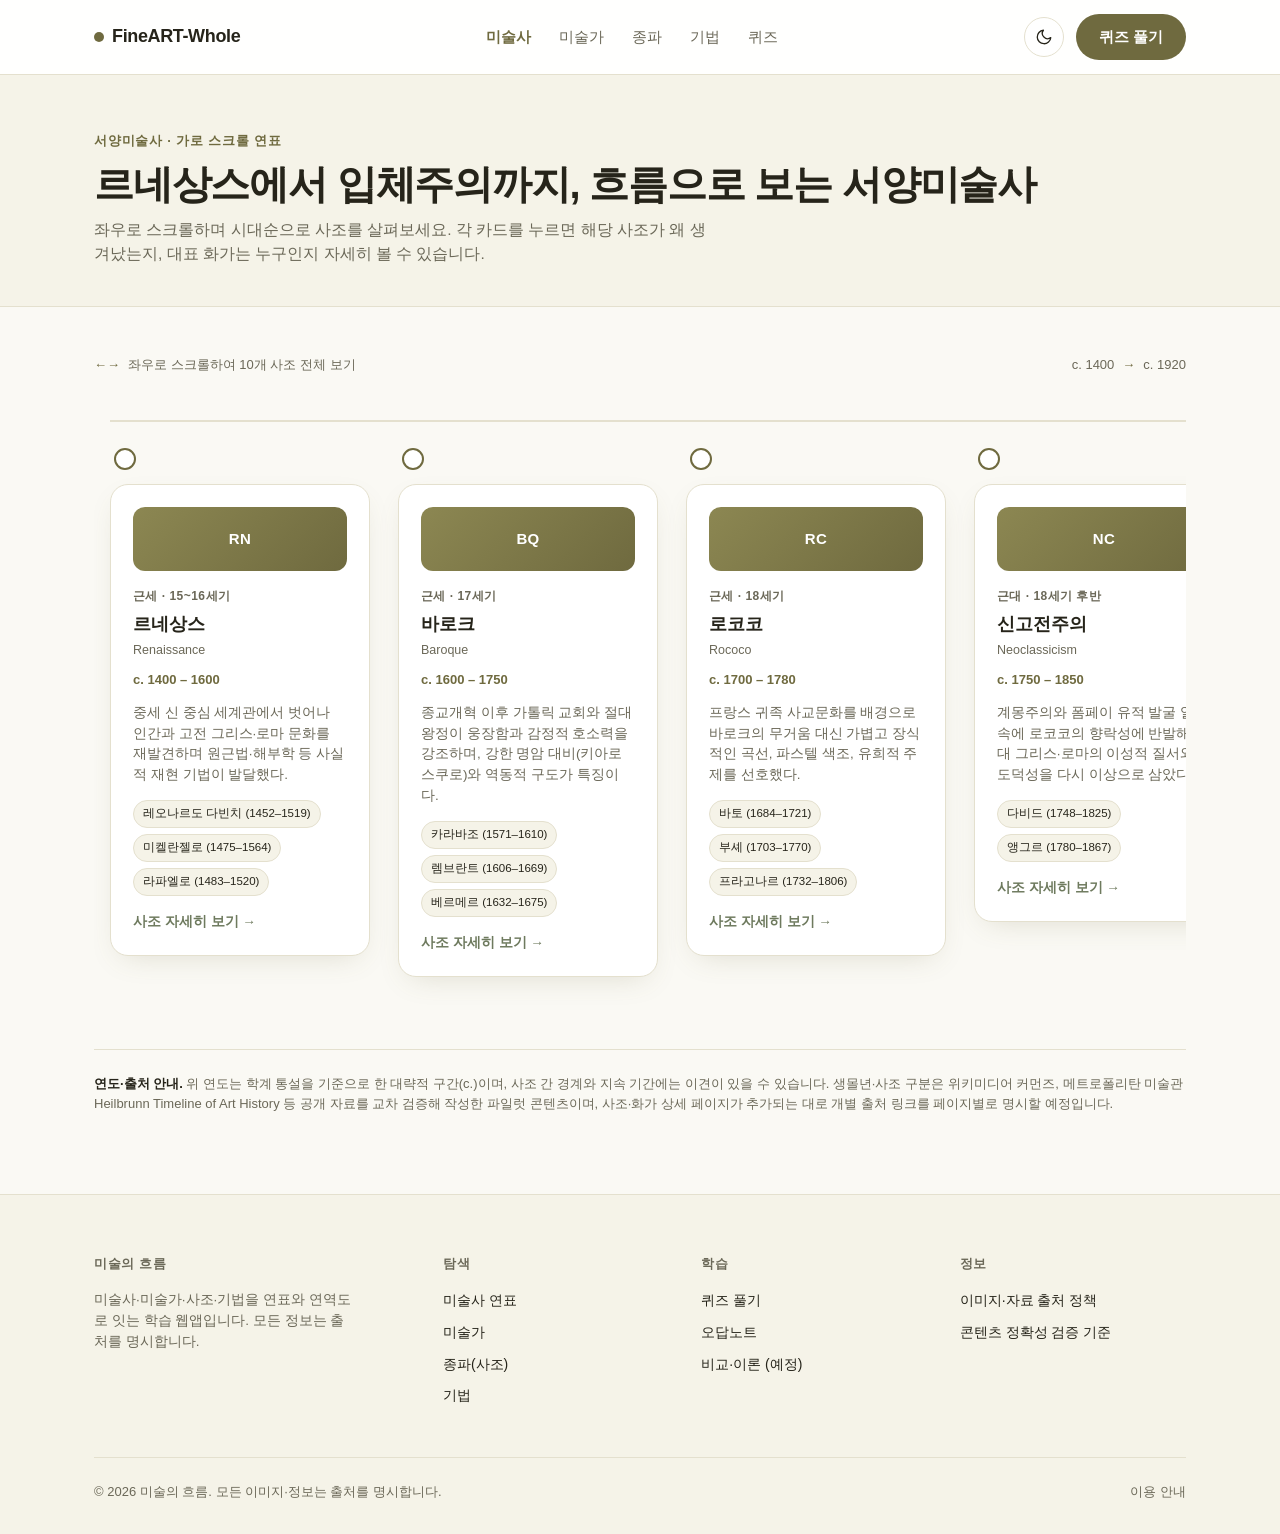
<file: timeline.html>
<!DOCTYPE html>
<html lang="ko">
<head>
<meta charset="UTF-8">
<meta name="viewport" content="width=device-width, initial-scale=1.0">
<title>서양미술사 연표 — 미술의 흐름</title>
<link rel="stylesheet" href="assets/styles.css">
<style>
  /* ---------- Timeline rail ---------- */
  .rail-wrap {
    overflow-x: auto;
    padding: 8px 4px 28px;
    scrollbar-width: thin;
  }
  .rail-wrap::-webkit-scrollbar { height: 8px; }
  .rail-wrap::-webkit-scrollbar-thumb { background: var(--border); border-radius: 999px; }

  .rail {
    position: relative;
    display: flex;
    align-items: flex-start;
    gap: 28px;
    min-width: max-content;
    padding: 40px 12px 4px;
  }
  .rail::before {
    content: "";
    position: absolute;
    top: 12px;
    left: 12px;
    right: 12px;
    height: 2px;
    background: var(--border);
  }

  .era-card {
    flex: 0 0 260px;
    scroll-snap-align: start;
  }
  .era-dot {
    width: 22px; height: 22px;
    border-radius: 50%;
    background: var(--surface);
    border: 2px solid var(--brand-strong);
    margin: 0 0 14px 4px;
    position: relative;
    z-index: 1;
  }

  .era-card .card {
    padding: 22px;
    height: 100%;
    display: flex;
    flex-direction: column;
  }

  .era-thumb {
    height: 64px;
    border-radius: 12px;
    display: flex;
    align-items: center;
    justify-content: center;
    font-weight: 800;
    font-size: 15px;
    letter-spacing: .02em;
    color: var(--on-brand);
    background: linear-gradient(135deg, var(--brand) 0%, var(--brand-strong) 100%);
    margin-bottom: 16px;
  }

  .era-period {
    font-size: 12px;
    font-weight: 700;
    color: var(--muted);
    text-transform: uppercase;
    letter-spacing: .04em;
    margin-bottom: 6px;
  }
  .era-card h3 { font-size: 18px; margin: 0 0 2px; }
  .era-card .era-name-orig { font-size: 12.5px; color: var(--muted); margin-bottom: 10px; }
  .era-card .era-years { font-size: 13px; font-weight: 700; color: var(--brand-strong); margin-bottom: 12px; font-variant-numeric: tabular-nums; }
  .era-card .era-desc { font-size: 13.5px; color: var(--muted); margin: 0 0 14px; flex: 1; }

  .artist-chips { display: flex; flex-wrap: wrap; gap: 6px; margin-bottom: 16px; }
  .artist-chip {
    font-size: 11.5px;
    padding: 4px 9px;
    border-radius: 999px;
    background: var(--surface-alt);
    border: 1px solid var(--border);
    color: var(--ink);
    white-space: nowrap;
  }

  .era-card .card-link { margin-top: auto; }

  @media (max-width: 767px) {
    .era-card { flex-basis: 220px; }
    .era-thumb { height: 52px; font-size: 13px; }
  }

  /* ---------- Legend / filter row ---------- */
  .legend-row {
    display: flex;
    align-items: center;
    justify-content: space-between;
    gap: 16px;
    flex-wrap: wrap;
    margin-bottom: 24px;
  }
  .legend-hint { font-size: 13px; color: var(--muted); display: flex; align-items: center; gap: 8px; }
  .legend-hint .arrow { color: var(--brand-strong); font-weight: 700; }

  /* ---------- Source note ---------- */
  .source-note {
    border-top: 1px solid var(--border);
    margin-top: 40px;
    padding-top: 24px;
    font-size: 13px;
    color: var(--muted);
  }
  .source-note strong { color: var(--ink); }
</style>
</head>
<body>

<header class="nav">
  <div class="nav-inner">
    <a class="logo" href="index.html"><span class="dot"></span>FineART-Whole</a>
    <nav class="nav-links">
      <a href="timeline.html" aria-current="page">미술사</a>
      <a href="artists.html">미술가</a>
      <a href="movements.html">종파</a>
      <a href="techniques.html">기법</a>
      <a href="quiz.html">퀴즈</a>
    </nav>
    <div class="nav-right">
      <button class="theme-toggle" id="themeToggle" type="button" aria-label="테마 전환">
        <svg class="icon-sun" viewBox="0 0 24 24" fill="none" stroke="currentColor" stroke-width="1.75" stroke-linecap="round" stroke-linejoin="round"><circle cx="12" cy="12" r="4"/><path d="M12 2v2M12 20v2M4.93 4.93l1.41 1.41M17.66 17.66l1.41 1.41M2 12h2M20 12h2M4.93 19.07l1.41-1.41M17.66 6.34l1.41-1.41"/></svg>
        <svg class="icon-moon" viewBox="0 0 24 24" fill="none" stroke="currentColor" stroke-width="1.75" stroke-linecap="round" stroke-linejoin="round"><path d="M21 12.79A9 9 0 1 1 11.21 3 7 7 0 0 0 21 12.79z"/></svg>
      </button>

      <a class="btn btn-primary" href="quiz.html">퀴즈 풀기</a>
    </div>
  </div>
</header>

<main>

  <div class="page-header">
    <div class="wrap">
      <div class="eyebrow">서양미술사 · 가로 스크롤 연표</div>
      <h1>르네상스에서 입체주의까지, 흐름으로 보는 서양미술사</h1>
      <p>좌우로 스크롤하며 시대순으로 사조를 살펴보세요. 각 카드를 누르면 해당 사조가 왜 생겨났는지, 대표 화가는 누구인지 자세히 볼 수 있습니다.</p>
    </div>
  </div>

  <section style="padding-top:48px;">
    <div class="wrap">
      <div class="legend-row">
        <div class="legend-hint"><span class="arrow">←→</span> 좌우로 스크롤하여 10개 사조 전체 보기</div>
        <div class="legend-hint">c. 1400 <span class="arrow">→</span> c. 1920</div>
      </div>

      <div class="rail-wrap">
        <div class="rail">

          <div class="era-card">
            <div class="era-dot"></div>
            <a class="card" href="movements.html#renaissance">
              <div class="era-thumb">RN</div>
              <div class="era-period">근세 · 15~16세기</div>
              <h3>르네상스</h3>
              <div class="era-name-orig">Renaissance</div>
              <div class="era-years">c. 1400 – 1600</div>
              <p class="era-desc">중세 신 중심 세계관에서 벗어나 인간과 고전 그리스·로마 문화를 재발견하며 원근법·해부학 등 사실적 재현 기법이 발달했다.</p>
              <div class="artist-chips">
                <span class="artist-chip">레오나르도 다빈치 (1452–1519)</span>
                <span class="artist-chip">미켈란젤로 (1475–1564)</span>
                <span class="artist-chip">라파엘로 (1483–1520)</span>
              </div>
              <span class="card-link">사조 자세히 보기 →</span>
            </a>
          </div>

          <div class="era-card">
            <div class="era-dot"></div>
            <a class="card" href="movements.html#baroque">
              <div class="era-thumb">BQ</div>
              <div class="era-period">근세 · 17세기</div>
              <h3>바로크</h3>
              <div class="era-name-orig">Baroque</div>
              <div class="era-years">c. 1600 – 1750</div>
              <p class="era-desc">종교개혁 이후 가톨릭 교회와 절대왕정이 웅장함과 감정적 호소력을 강조하며, 강한 명암 대비(키아로스쿠로)와 역동적 구도가 특징이다.</p>
              <div class="artist-chips">
                <span class="artist-chip">카라바조 (1571–1610)</span>
                <span class="artist-chip">렘브란트 (1606–1669)</span>
                <span class="artist-chip">베르메르 (1632–1675)</span>
              </div>
              <span class="card-link">사조 자세히 보기 →</span>
            </a>
          </div>

          <div class="era-card">
            <div class="era-dot"></div>
            <a class="card" href="movements.html#rococo">
              <div class="era-thumb">RC</div>
              <div class="era-period">근세 · 18세기</div>
              <h3>로코코</h3>
              <div class="era-name-orig">Rococo</div>
              <div class="era-years">c. 1700 – 1780</div>
              <p class="era-desc">프랑스 귀족 사교문화를 배경으로 바로크의 무거움 대신 가볍고 장식적인 곡선, 파스텔 색조, 유희적 주제를 선호했다.</p>
              <div class="artist-chips">
                <span class="artist-chip">바토 (1684–1721)</span>
                <span class="artist-chip">부셰 (1703–1770)</span>
                <span class="artist-chip">프라고나르 (1732–1806)</span>
              </div>
              <span class="card-link">사조 자세히 보기 →</span>
            </a>
          </div>

          <div class="era-card">
            <div class="era-dot"></div>
            <a class="card" href="movements.html#neoclassicism">
              <div class="era-thumb">NC</div>
              <div class="era-period">근대 · 18세기 후반</div>
              <h3>신고전주의</h3>
              <div class="era-name-orig">Neoclassicism</div>
              <div class="era-years">c. 1750 – 1850</div>
              <p class="era-desc">계몽주의와 폼페이 유적 발굴 열풍 속에 로코코의 향락성에 반발해 고대 그리스·로마의 이성적 질서와 도덕성을 다시 이상으로 삼았다.</p>
              <div class="artist-chips">
                <span class="artist-chip">다비드 (1748–1825)</span>
                <span class="artist-chip">앵그르 (1780–1867)</span>
              </div>
              <span class="card-link">사조 자세히 보기 →</span>
            </a>
          </div>

          <div class="era-card">
            <div class="era-dot"></div>
            <a class="card" href="movements.html#romanticism">
              <div class="era-thumb">RM</div>
              <div class="era-period">근대 · 19세기 초</div>
              <h3>낭만주의</h3>
              <div class="era-name-orig">Romanticism</div>
              <div class="era-years">c. 1780 – 1850</div>
              <p class="era-desc">산업화와 신고전주의의 냉정한 이성 중심주의에 반발해 개인의 감정, 상상력, 자연의 숭고함과 이국적 소재를 중시했다.</p>
              <div class="artist-chips">
                <span class="artist-chip">고야 (1746–1828)</span>
                <span class="artist-chip">제리코 (1791–1824)</span>
                <span class="artist-chip">들라크루아 (1798–1863)</span>
              </div>
              <span class="card-link">사조 자세히 보기 →</span>
            </a>
          </div>

          <div class="era-card">
            <div class="era-dot"></div>
            <a class="card" href="movements.html#realism">
              <div class="era-thumb">RL</div>
              <div class="era-period">근대 · 19세기 중반</div>
              <h3>사실주의</h3>
              <div class="era-name-orig">Realism</div>
              <div class="era-years">c. 1840 – 1880</div>
              <p class="era-desc">1848년 혁명 전후 사회 현실에 대한 관심이 커지며, 신화·역사 속 이상화된 소재 대신 농민·노동자 등 평범한 일상을 있는 그대로 그렸다.</p>
              <div class="artist-chips">
                <span class="artist-chip">쿠르베 (1819–1877)</span>
                <span class="artist-chip">밀레 (1814–1875)</span>
              </div>
              <span class="card-link">사조 자세히 보기 →</span>
            </a>
          </div>

          <div class="era-card">
            <div class="era-dot"></div>
            <a class="card" href="movements.html#impressionism">
              <div class="era-thumb">IM</div>
              <div class="era-period">근대 · 19세기 후반</div>
              <h3>인상주의</h3>
              <div class="era-name-orig">Impressionism</div>
              <div class="era-years">c. 1860 – 1890</div>
              <p class="era-desc">관학적 아카데미 화풍에 대한 반발과 튜브 물감·사진기의 등장으로, 빛과 순간의 인상을 야외에서 빠른 붓터치로 포착하고자 했다.</p>
              <div class="artist-chips">
                <span class="artist-chip">모네 (1840–1926)</span>
                <span class="artist-chip">르누아르 (1841–1919)</span>
                <span class="artist-chip">드가 (1834–1917)</span>
              </div>
              <span class="card-link">사조 자세히 보기 →</span>
            </a>
          </div>

          <div class="era-card">
            <div class="era-dot"></div>
            <a class="card" href="movements.html#post-impressionism">
              <div class="era-thumb">PI</div>
              <div class="era-period">근대 · 19세기 말</div>
              <h3>후기 인상주의</h3>
              <div class="era-name-orig">Post-Impressionism</div>
              <div class="era-years">c. 1880 – 1905</div>
              <p class="era-desc">인상주의가 순간의 빛에 집중한 것에서 나아가, 각자의 구조·감정·상징을 화면에 담으려는 개별적인 실험이 다양하게 갈라졌다.</p>
              <div class="artist-chips">
                <span class="artist-chip">반 고흐 (1853–1890)</span>
                <span class="artist-chip">세잔 (1839–1906)</span>
                <span class="artist-chip">고갱 (1848–1903)</span>
              </div>
              <span class="card-link">사조 자세히 보기 →</span>
            </a>
          </div>

          <div class="era-card">
            <div class="era-dot"></div>
            <a class="card" href="movements.html#fauvism">
              <div class="era-thumb">FV</div>
              <div class="era-period">현대 · 20세기 초</div>
              <h3>야수주의</h3>
              <div class="era-name-orig">Fauvism</div>
              <div class="era-years">c. 1900 – 1910</div>
              <p class="era-desc">후기 인상주의의 색채 실험을 이어받아, 사물의 고유색에서 해방된 강렬하고 비자연적인 원색을 감정 표현의 수단으로 사용했다.</p>
              <div class="artist-chips">
                <span class="artist-chip">마티스 (1869–1954)</span>
                <span class="artist-chip">드랭 (1880–1954)</span>
              </div>
              <span class="card-link">사조 자세히 보기 →</span>
            </a>
          </div>

          <div class="era-card">
            <div class="era-dot"></div>
            <a class="card" href="movements.html#cubism">
              <div class="era-thumb">CB</div>
              <div class="era-period">현대 · 20세기 초</div>
              <h3>입체주의</h3>
              <div class="era-name-orig">Cubism</div>
              <div class="era-years">c. 1907 – 1920</div>
              <p class="era-desc">세잔의 조형적 실험과 아프리카 조각의 영향 속에, 하나의 시점 대신 여러 시점에서 본 형태를 동시에 화면에 해체·재구성했다.</p>
              <div class="artist-chips">
                <span class="artist-chip">피카소 (1881–1973)</span>
                <span class="artist-chip">브라크 (1882–1963)</span>
              </div>
              <span class="card-link">사조 자세히 보기 →</span>
            </a>
          </div>

        </div>
      </div>

      <div class="source-note">
        <strong>연도·출처 안내.</strong> 위 연도는 학계 통설을 기준으로 한 대략적 구간(c.)이며, 사조 간 경계와 지속 기간에는 이견이 있을 수 있습니다.
        생몰년·사조 구분은 위키미디어 커먼즈, 메트로폴리탄 미술관 Heilbrunn Timeline of Art History 등 공개 자료를 교차 검증해 작성한 파일럿 콘텐츠이며, 사조·화가 상세 페이지가 추가되는 대로 개별 출처 링크를 페이지별로 명시할 예정입니다.
      </div>
    </div>
  </section>

</main>

<footer>
  <div class="wrap">
    <div class="footer-grid">
      <div class="footer-col">
        <h4>미술의 흐름</h4>
        <p>미술사·미술가·사조·기법을 연표와 연역도로 잇는 학습 웹앱입니다. 모든 정보는 출처를 명시합니다.</p>
      </div>
      <div class="footer-col">
        <h4>탐색</h4>
        <a href="timeline.html">미술사 연표</a>
        <a href="artists.html">미술가</a>
        <a href="movements.html">종파(사조)</a>
        <a href="techniques.html">기법</a>
      </div>
      <div class="footer-col">
        <h4>학습</h4>
        <a href="quiz.html">퀴즈 풀기</a>
        <a href="#">오답노트</a>
        <a href="#">비교·이론 (예정)</a>
      </div>
      <div class="footer-col">
        <h4>정보</h4>
        <a href="#">이미지·자료 출처 정책</a>
        <a href="#">콘텐츠 정확성 검증 기준</a>
      </div>
    </div>
    <div class="footer-bottom">
      <span>© 2026 미술의 흐름. 모든 이미지·정보는 출처를 명시합니다.</span>
      <span><a href="#">이용 안내</a></span>
    </div>
  </div>
</footer>

<script src="assets/theme.js" defer></script>
<script src="assets/sparkle.js" defer></script>

</body>
</html>
</file>
<file: assets/styles.css>
:root {
  --bg: #FAF9F4;
  --surface: #FFFFFF;
  --surface-alt: #F5F3E8;
  --ink: #26241A;
  --muted: #6B6858;
  --border: #E4E0CE;
  --brand: #8C8752;
  --brand-strong: #6F6A3F;
  --badge-bg: #D8D3B0;
  --badge-text: #4A4726;
  --success: #5C7A32;
  --error: #B5533B;
  --link-accent: #6E7A5E;
  --shadow: 0 10px 30px -12px rgba(111,106,63,0.22);
  --on-brand: #FFFFFF;
  --ease: cubic-bezier(0.16, 1, 0.3, 1);
}

@media (prefers-color-scheme: dark) {
  :root:not([data-theme="light"]) {
    --bg: #201F16;
    --surface: #2E2C1F;
    --surface-alt: #343224;
    --ink: #F5F3E8;
    --muted: #B8B394;
    --border: #4A4830;
    --brand: #C4BD7E;
    --brand-strong: #A9A15A;
    --badge-bg: rgba(168,161,90,0.16);
    --badge-text: #D8D3B0;
    --success: #8FAE55;
    --error: #D97A63;
    --link-accent: #9AA688;
    --shadow: 0 10px 30px -12px rgba(0,0,0,0.45);
    --on-brand: #201F16;
  }
}

:root[data-theme="dark"] {
  --bg: #201F16;
  --surface: #2E2C1F;
  --surface-alt: #343224;
  --ink: #F5F3E8;
  --muted: #B8B394;
  --border: #4A4830;
  --brand: #C4BD7E;
  --brand-strong: #A9A15A;
  --badge-bg: rgba(168,161,90,0.16);
  --badge-text: #D8D3B0;
  --success: #8FAE55;
  --error: #D97A63;
  --link-accent: #9AA688;
  --shadow: 0 10px 30px -12px rgba(0,0,0,0.45);
  --on-brand: #201F16;
}

* { box-sizing: border-box; }
html { scroll-behavior: smooth; }

body {
  margin: 0;
  background: var(--bg);
  color: var(--ink);
  font-family: Pretendard, "Apple SD Gothic Neo", "Malgun Gothic", -apple-system, BlinkMacSystemFont, sans-serif;
  line-height: 1.55;
  -webkit-font-smoothing: antialiased;
}

a { color: inherit; text-decoration: none; }
img { max-width: 100%; display: block; }

@keyframes riseIn {
  from { opacity: 0; transform: translateY(14px); }
  to { opacity: 1; transform: translateY(0); }
}
.rise-in {
  animation: riseIn .6s var(--ease) both;
  animation-delay: calc(var(--i, 0) * 90ms);
}
@media (prefers-reduced-motion: reduce) {
  .rise-in { animation: none; }
}

/* ---------- Cursor sparkles (dark mode only, see assets/sparkle.js) ---------- */
.sparkle-layer {
  position: fixed;
  inset: 0;
  pointer-events: none;
  z-index: 9999;
  overflow: hidden;
}
.sparkle {
  position: absolute;
  pointer-events: none;
  background: var(--brand);
  clip-path: polygon(50% 0%, 61% 39%, 100% 50%, 61% 61%, 50% 100%, 39% 61%, 0% 50%, 39% 39%);
  box-shadow: 0 0 5px 1px color-mix(in srgb, var(--brand) 55%, transparent);
  opacity: 0;
  animation: sparkle-pop .9s ease-out forwards;
  will-change: transform, opacity;
}
@keyframes sparkle-pop {
  0% { opacity: 0; transform: scale(0) rotate(0deg); }
  18% { opacity: .85; transform: scale(1) rotate(25deg); }
  100% { opacity: 0; transform: scale(.35) translateY(-16px) rotate(55deg); }
}
@media (prefers-reduced-motion: reduce) {
  .sparkle { display: none; }
}

.wrap {
  max-width: 1140px;
  margin: 0 auto;
  padding: 0 24px;
}

/* ---------- Navigation ---------- */
header.nav {
  position: sticky;
  top: 0;
  z-index: 50;
  background: color-mix(in srgb, var(--surface) 88%, transparent);
  backdrop-filter: blur(10px);
  border-bottom: 1px solid var(--border);
}

.nav-inner {
  display: flex;
  align-items: center;
  justify-content: space-between;
  padding: 14px 24px;
  max-width: 1140px;
  margin: 0 auto;
  gap: 16px;
}

.logo {
  font-weight: 800;
  font-size: 18px;
  letter-spacing: -0.02em;
  display: flex;
  align-items: center;
  gap: 8px;
  flex-shrink: 0;
}

.logo .dot {
  width: 10px;
  height: 10px;
  border-radius: 50%;
  background: var(--brand-strong);
}

.nav-links {
  display: flex;
  gap: 28px;
  font-size: 14.5px;
  font-weight: 500;
  color: var(--muted);
  flex: 1;
  justify-content: center;
}

.nav-links a { transition: color .15s ease; white-space: nowrap; }
.nav-links a:hover { color: var(--ink); }
.nav-links a[aria-current="page"] { color: var(--brand-strong); font-weight: 700; }

.nav-right {
  display: flex;
  align-items: center;
  gap: 12px;
  flex-shrink: 0;
}

.theme-toggle {
  width: 40px;
  height: 40px;
  border-radius: 999px;
  border: 1px solid var(--border);
  background: var(--surface);
  display: flex;
  align-items: center;
  justify-content: center;
  cursor: pointer;
  color: var(--ink);
  transition: border-color .2s var(--ease), transform .15s var(--ease);
}

.theme-toggle:hover { border-color: var(--brand); }
.theme-toggle:active { transform: scale(.92); }

.theme-toggle svg { width: 18px; height: 18px; }
.theme-toggle .icon-sun { display: none; }
.theme-toggle .icon-moon { display: block; }
@media (prefers-color-scheme: dark) {
  html:not([data-theme="light"]) .theme-toggle .icon-sun { display: block; }
  html:not([data-theme="light"]) .theme-toggle .icon-moon { display: none; }
}
html[data-theme="dark"] .theme-toggle .icon-sun { display: block; }
html[data-theme="dark"] .theme-toggle .icon-moon { display: none; }

.btn {
  display: inline-flex;
  align-items: center;
  justify-content: center;
  gap: 6px;
  padding: 11px 22px;
  border-radius: 999px;
  font-size: 14.5px;
  font-weight: 600;
  border: 1px solid transparent;
  cursor: pointer;
  white-space: nowrap;
  transition: transform .18s var(--ease), opacity .18s var(--ease), border-color .18s var(--ease);
}
.btn:hover { transform: translateY(-1px); }
.btn:active { transform: scale(.97); }

.btn-primary {
  background: var(--brand-strong);
  color: var(--on-brand);
}

.btn-secondary {
  background: var(--surface);
  color: var(--ink);
  border-color: var(--border);
}

@media (max-width: 860px) {
  .nav-links { display: none; }
}

/* ---------- Hero ---------- */
.hero {
  background: var(--surface-alt);
  border-bottom: 1px solid var(--border);
  padding: 88px 24px 0;
  overflow: hidden;
}

.hero-split {
  max-width: 1140px;
  margin: 0 auto;
  display: grid;
  grid-template-columns: 1.1fr 0.9fr;
  gap: 40px;
  align-items: end;
}
@media (max-width: 900px) {
  .hero-split { grid-template-columns: 1fr; text-align: center; }
}

.hero-copy { padding-bottom: 72px; }

.badge-chip {
  display: inline-flex;
  align-items: center;
  gap: 8px;
  padding: 7px 16px;
  border-radius: 999px;
  background: var(--badge-bg);
  color: var(--badge-text);
  font-size: 13px;
  font-weight: 600;
  margin-bottom: 24px;
}
.badge-chip .pulse { width: 6px; height: 6px; border-radius: 50%; background: var(--brand-strong); }

.hero h1 {
  font-size: clamp(34px, 5vw, 56px);
  font-weight: 800;
  letter-spacing: -0.03em;
  line-height: 1.05;
  margin: 0 0 20px;
  text-wrap: balance;
}
@media (max-width: 900px) { .hero h1 { margin: 0 auto 20px; } }
.hero h1 .accent { color: var(--brand-strong); }

.hero p.sub {
  max-width: 460px;
  margin: 0 0 32px;
  color: var(--muted);
  font-size: 16.5px;
}
@media (max-width: 900px) { .hero p.sub { margin: 0 auto 32px; } }

.hero-cta {
  display: flex;
  justify-content: flex-start;
  gap: 12px;
  margin-bottom: 32px;
  flex-wrap: wrap;
}
@media (max-width: 900px) { .hero-cta { justify-content: center; } }
.hero-cta .btn { padding: 13px 28px; font-size: 15px; }

.stats-row {
  display: inline-flex;
  align-items: center;
  gap: 0;
}
.stat { padding: 0 24px 0 0; }
.stat + .stat { border-left: 1px solid var(--border); padding-left: 24px; }
.stat .num { font-size: 24px; font-weight: 800; color: var(--brand-strong); display: block; font-variant-numeric: tabular-nums; }
.stat .label { font-size: 12.5px; color: var(--muted); margin-top: 2px; }

@media (max-width: 480px) {
  .stats-row { flex-wrap: wrap; row-gap: 12px; justify-content: center; }
}

/* ---------- Hero visual: framed plate stack ---------- */
.hero-visual { position: relative; height: 380px; }
@media (max-width: 900px) { .hero-visual { height: 300px; max-width: 320px; margin: 0 auto; } }

.hero-plate {
  position: absolute;
  width: 200px;
  background: var(--surface);
  border: 1px solid var(--border);
  border-radius: 6px;
  box-shadow: var(--shadow);
  padding: 10px 10px 14px;
  transition: transform .3s var(--ease);
}
.hero-plate:hover { transform: translateY(-6px) rotate(0deg) !important; }
.hero-plate-swatch { height: 136px; border-radius: 3px; margin-bottom: 10px; }
.hero-plate-cap { font-size: 12px; font-weight: 700; color: var(--ink); }
.hero-plate-cap span { display: block; font-weight: 500; color: var(--muted); font-size: 11px; margin-top: 2px; }

.hero-plate-1 { top: 8px; left: 30px; transform: rotate(-4deg); z-index: 3; }
.hero-plate-2 { top: 90px; left: 190px; transform: rotate(3deg); z-index: 2; }
.hero-plate-3 { top: 190px; left: 60px; transform: rotate(-8deg); z-index: 1; opacity: .85; }

/* ---------- Page header (utility pages) ---------- */
.page-header {
  padding: 56px 24px 40px;
  border-bottom: 1px solid var(--border);
  background: var(--surface-alt);
}
.page-header .eyebrow {
  font-size: 13px; font-weight: 700; color: var(--brand-strong);
  text-transform: uppercase; letter-spacing: .06em; margin-bottom: 10px;
}
.page-header h1 {
  font-size: clamp(28px, 3.8vw, 40px);
  font-weight: 800;
  letter-spacing: -0.03em;
  line-height: 1.12;
  margin: 0 0 12px;
  text-wrap: balance;
}
.page-header p { color: var(--muted); font-size: 15.5px; max-width: 620px; margin: 0; }

/* ---------- Generic section ---------- */
section { padding: 80px 24px; }
.section-head { text-align: center; max-width: 560px; margin: 0 auto 48px; }
.section-head .eyebrow {
  font-size: 13px; font-weight: 700; color: var(--brand-strong);
  text-transform: uppercase; letter-spacing: .06em; margin-bottom: 10px;
}
.section-head h2 { font-size: 32px; font-weight: 800; letter-spacing: -0.03em; line-height: 1.15; margin: 0 0 10px; text-wrap: balance; }
.section-head p { color: var(--muted); font-size: 15.5px; margin: 0; }

.grid-3 {
  display: grid;
  grid-template-columns: repeat(3, 1fr);
  gap: 20px;
}
@media (max-width: 1023px) { .grid-3 { grid-template-columns: repeat(2, 1fr); } }
@media (max-width: 767px) { .grid-3 { grid-template-columns: 1fr; } }

.grid-2 {
  display: grid;
  grid-template-columns: repeat(2, 1fr);
  gap: 20px;
}
@media (max-width: 767px) { .grid-2 { grid-template-columns: 1fr; } }

.card {
  background: var(--surface);
  border: 1px solid var(--border);
  border-radius: 18px;
  padding: 28px;
  box-shadow: var(--shadow);
  transition: transform .2s var(--ease), border-color .2s var(--ease);
}
.card:hover { transform: translateY(-3px); border-color: var(--brand); }
.card:active { transform: translateY(-1px) scale(.99); }

.card .icon {
  width: 44px; height: 44px;
  border-radius: 12px;
  background: var(--badge-bg);
  color: var(--badge-text);
  display: flex; align-items: center; justify-content: center;
  font-size: 20px;
  margin-bottom: 18px;
}
.card h3 { font-size: 18px; margin: 0 0 8px; font-weight: 700; }
.card p { color: var(--muted); font-size: 14.5px; margin: 0 0 14px; }
.card .card-link { font-size: 13.5px; font-weight: 600; color: var(--link-accent); }

.tag {
  display: inline-block;
  font-size: 11.5px;
  font-weight: 700;
  padding: 4px 10px;
  border-radius: 999px;
  background: var(--badge-bg);
  color: var(--badge-text);
  margin-bottom: 14px;
}

.section-alt { background: var(--surface-alt); }

/* ---------- Feature bento (asymmetric, replaces 3-col row) ---------- */
.feature-split {
  display: grid;
  grid-template-columns: 1.3fr 1fr;
  gap: 20px;
}
@media (max-width: 900px) { .feature-split { grid-template-columns: 1fr; } }

.feature-card {
  display: block;
  background: var(--surface);
  border: 1px solid var(--border);
  border-radius: 18px;
  padding: 32px;
  transition: transform .2s var(--ease), border-color .2s var(--ease);
}
.feature-card:hover { transform: translateY(-3px); border-color: var(--brand); }
.feature-card:active { transform: translateY(-1px) scale(.99); }
.feature-card-lg {
  display: flex;
  flex-direction: column;
  justify-content: flex-end;
  min-height: 320px;
  background:
    radial-gradient(circle at 85% 10%, color-mix(in srgb, var(--brand) 14%, transparent), transparent 60%),
    var(--surface);
  box-shadow: var(--shadow);
}
.feature-stack { display: flex; flex-direction: column; gap: 20px; }
.feature-eyebrow { font-size: 11.5px; font-weight: 700; letter-spacing: .06em; text-transform: uppercase; color: var(--muted); margin-bottom: 10px; }
.feature-card h3 { font-size: 19px; margin: 0 0 10px; font-weight: 800; letter-spacing: -0.01em; }
.feature-card p { color: var(--muted); font-size: 14.5px; margin: 0 0 16px; }
.feature-card .card-link { font-size: 13.5px; font-weight: 600; color: var(--link-accent); }

/* ---------- Horizontal scroll strip (replaces 3-col row) ---------- */
.scroll-strip {
  display: flex;
  gap: 18px;
  overflow-x: auto;
  padding-bottom: 12px;
  scroll-snap-type: x proximity;
}
.scroll-strip::-webkit-scrollbar { height: 6px; }
.scroll-strip::-webkit-scrollbar-thumb { background: var(--border); border-radius: 999px; }
.scroll-strip .card { flex: 0 0 280px; scroll-snap-align: start; }

/* ---------- Zig-zag rows (replaces 3-col row) ---------- */
.zigzag-row {
  display: grid;
  grid-template-columns: 1fr 1fr;
  gap: 32px;
  align-items: center;
}
.zigzag-row:not(:last-child) { margin-bottom: 32px; }
.zigzag-row:nth-child(even) .zigzag-visual { order: 2; }
@media (max-width: 767px) {
  .zigzag-row { grid-template-columns: 1fr; }
  .zigzag-row:nth-child(even) .zigzag-visual { order: 0; }
}
.zigzag-visual {
  height: 160px;
  border-radius: 6px;
  background: linear-gradient(135deg, var(--brand) 0%, var(--brand-strong) 100%);
}
.zigzag-body h3 { font-size: 18px; margin: 0 0 8px; font-weight: 800; }
.zigzag-body p { color: var(--muted); font-size: 14.5px; margin: 0; }

/* ---------- Preview cards (NEW) ---------- */
.preview-card {
  background: var(--surface);
  border: 1px solid var(--border);
  border-radius: 18px;
  overflow: hidden;
  box-shadow: var(--shadow);
  transition: transform .15s ease;
}
.preview-card:hover { transform: translateY(-3px); }
.preview-thumb {
  height: 140px;
  background: linear-gradient(135deg, var(--brand) 0%, var(--brand-strong) 100%);
  position: relative;
}
.preview-thumb .new-badge {
  position: absolute; top: 12px; left: 12px;
  background: var(--surface); color: var(--brand-strong);
  font-size: 11px; font-weight: 800; padding: 4px 10px; border-radius: 999px;
}
.preview-body { padding: 20px; }
.preview-body h3 { font-size: 16px; margin: 0 0 8px; }
.preview-body p { font-size: 13.5px; color: var(--muted); margin: 0; }

/* ---------- Promo box ---------- */
.promo-box {
  background: var(--surface);
  border: 1px solid var(--border);
  border-radius: 24px;
  padding: 40px;
  box-shadow: var(--shadow);
}
.promo-box .promo-top {
  display: flex; justify-content: space-between; align-items: flex-start; gap: 24px;
  margin-bottom: 32px; flex-wrap: wrap;
}
.promo-box h3 { font-size: 22px; margin: 0 0 8px; }
.promo-box p { color: var(--muted); font-size: 14.5px; margin: 0; max-width: 420px; }

.timeline-scroll {
  display: flex;
  gap: 16px;
  overflow-x: auto;
  padding-bottom: 12px;
  scroll-snap-type: x proximity;
}
.timeline-scroll::-webkit-scrollbar { height: 6px; }
.timeline-scroll::-webkit-scrollbar-thumb { background: var(--border); border-radius: 999px; }

.timeline-item {
  flex: 0 0 200px;
  scroll-snap-align: start;
  background: var(--surface-alt);
  border: 1px solid var(--border);
  border-radius: 14px;
  padding: 18px;
}
.timeline-item .era { font-size: 12px; color: var(--muted); font-weight: 600; margin-bottom: 6px; }
.timeline-item .movement { font-size: 15.5px; font-weight: 700; margin-bottom: 8px; }
.timeline-item .years { font-size: 12.5px; color: var(--brand-strong); font-weight: 600; }

/* ---------- Guide cards ---------- */
.guide-card {
  background: var(--surface);
  border: 1px solid var(--border);
  border-radius: 18px;
  padding: 28px;
  box-shadow: var(--shadow);
}
.guide-card .step-num {
  width: 32px; height: 32px; border-radius: 999px;
  background: var(--brand-strong); color: var(--on-brand);
  display: flex; align-items: center; justify-content: center;
  font-weight: 800; font-size: 14px; margin-bottom: 16px;
}
.guide-card h3 { margin: 0 0 8px; font-size: 17px; }
.guide-card ol { margin: 12px 0 0; padding-left: 18px; color: var(--muted); font-size: 14px; }
.guide-card ol li { margin-bottom: 6px; }

/* ---------- Footer ---------- */
footer {
  background: var(--surface-alt);
  border-top: 1px solid var(--border);
  padding: 60px 24px 32px;
}
.footer-grid {
  display: grid;
  grid-template-columns: 1.4fr repeat(3, 1fr);
  gap: 32px;
  margin-bottom: 40px;
}
@media (max-width: 767px) {
  .footer-grid { grid-template-columns: repeat(2, 1fr); }
}
.footer-col h4 {
  font-size: 12.5px; text-transform: uppercase; letter-spacing: .05em;
  color: var(--muted); margin: 0 0 16px;
}
.footer-col a { display: block; font-size: 14px; color: var(--ink); margin-bottom: 10px; }
.footer-col a:hover { color: var(--brand-strong); }
.footer-col p { color: var(--muted); font-size: 13.5px; max-width: 260px; }

.footer-bottom {
  display: flex; justify-content: space-between; align-items: center;
  padding-top: 24px; border-top: 1px solid var(--border);
  font-size: 13px; color: var(--muted); flex-wrap: wrap; gap: 12px;
}
.footer-bottom a { color: var(--muted); }
.footer-bottom a:hover { color: var(--ink); }
</file>
